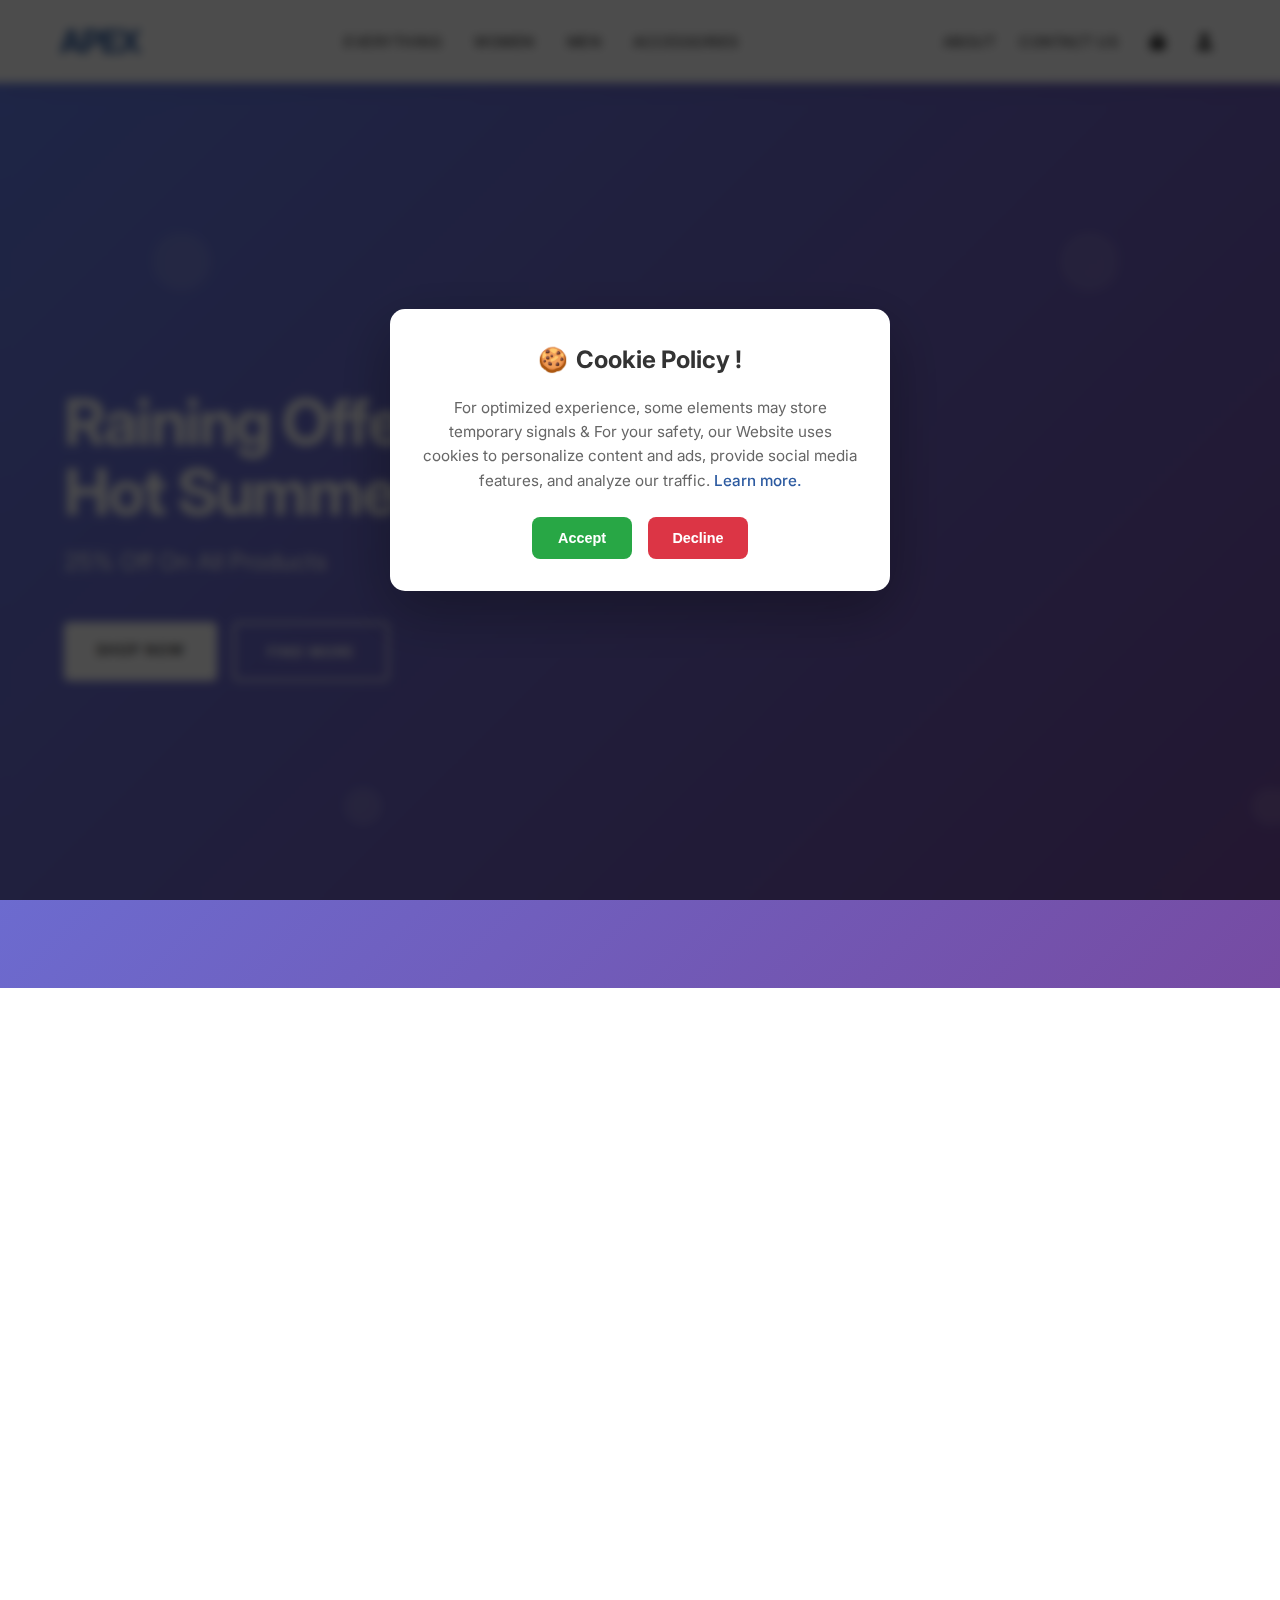
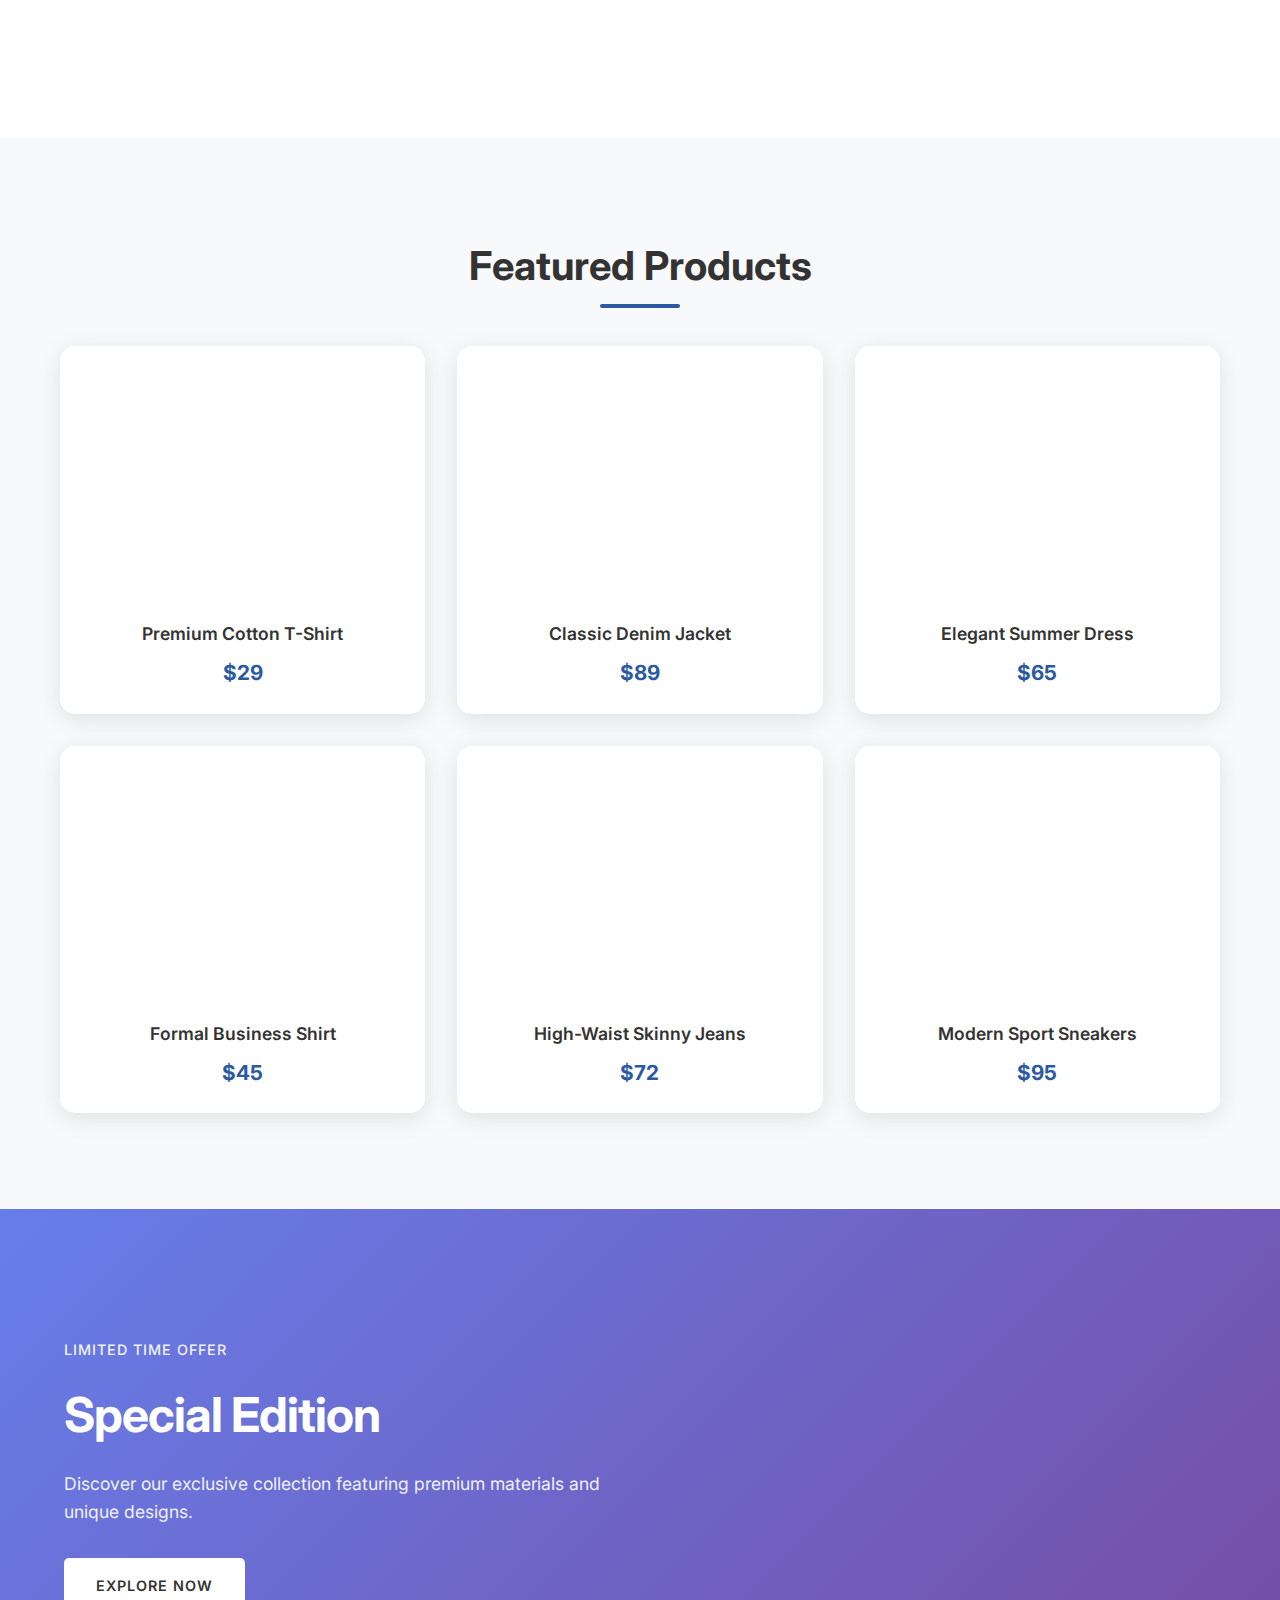
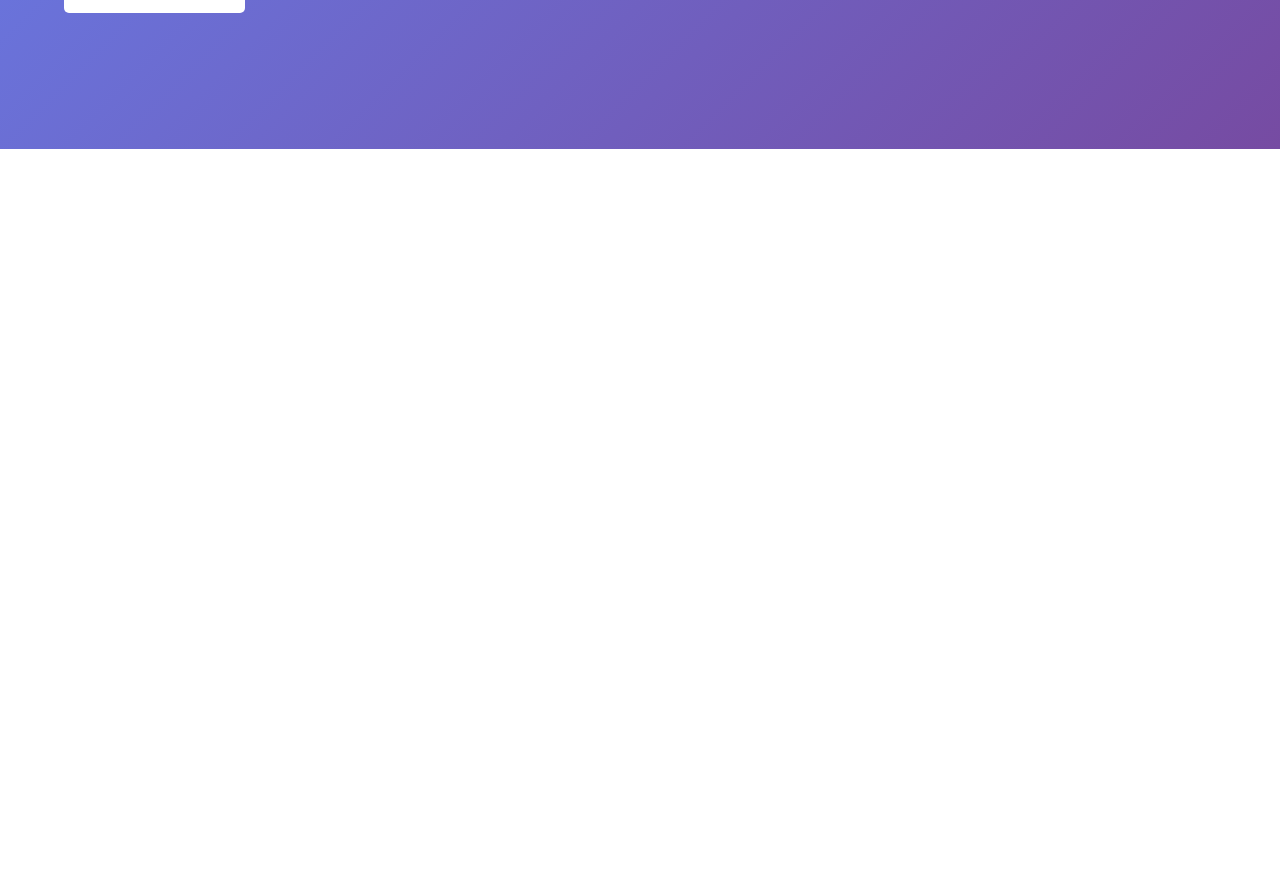
<file: index.html>
<!DOCTYPE html>
<html lang="en">
<head>
    <meta charset="UTF-8">
<!-- Google tag (gtag.js) -->
<script async src="https://www.googletagmanager.com/gtag/js?id=AW-10874153364"></script>
<script>
  window.dataLayer = window.dataLayer || [];
  function gtag(){dataLayer.push(arguments);}
  gtag('js', new Date());

  gtag('config', 'AW-10874153364');
</script>
    <meta name="viewport" content="width=device-width, initial-scale=1.0">
    <title>APEX Apparel - Premium Fashion for Men & Women</title>
    <meta name="description" content="Discover premium fashion for men and women at APEX Apparel. Shop the latest trends in clothing and accessories.">
    <link rel="stylesheet" href="assets/css/style.css">
    <link href="https://fonts.googleapis.com/css2?family=Inter:wght@300;400;500;600;700&display=swap" rel="stylesheet">
    <link rel="stylesheet" href="https://cdnjs.cloudflare.com/ajax/libs/font-awesome/6.0.0/css/all.min.css">
</head>
<body>
    <!-- Header -->
    <header class="header">
        <nav class="navbar">
            <div class="container">
                <div class="nav-brand">
                    <a href="#" class="logo">APEX</a>
                </div>
                <ul class="nav-menu">
                    <li><a href="#home">EVERYTHING</a></li>
                    <li><a href="#women">WOMEN</a></li>
                    <li><a href="#men">MEN</a></li>
                    <li><a href="#accessories">ACCESSORIES</a></li>
                </ul>
                <div class="nav-right">
                    <a href="about.html">ABOUT</a>
                    <a href="contact.html">CONTACT US</a>
                    <div class="nav-icons">
                        <i class="fas fa-shopping-bag"></i>
                        <i class="fas fa-user"></i>
                    </div>
                </div>
                <div class="mobile-menu-toggle">
                    <span></span>
                    <span></span>
                    <span></span>
                </div>
            </div>
        </nav>
    </header>

    <!-- Hero Section -->
    <section id="home" class="hero">
        <div class="hero-content">
            <div class="hero-text">
                <h1>Raining Offers For<br>Hot Summer!</h1>
                <p class="hero-subtitle">25% Off On All Products</p>
                <div class="hero-buttons">
                    <a href="#products" class="btn btn-primary">SHOP NOW</a>
                    <a href="#about" class="btn btn-secondary">FIND MORE</a>
                </div>
            </div>
        </div>
        <div class="hero-image">
            <img src="assets/images/hero-model.jpg" alt="Fashion Model">
        </div>
    </section>

    <!-- Brand Partners -->
    <section class="partners">
        <div class="container">
            <div class="partners-grid">
                <div class="partner-logo">logoipsum</div>
                <div class="partner-logo">logoipsum</div>
                <div class="partner-logo">LOGO</div>
                <div class="partner-logo">logoipsum</div>
                <div class="partner-logo">logoipsum</div>
            </div>
        </div>
    </section>

    <!-- Product Categories -->
    <section class="categories">
        <div class="container">
            <div class="categories-grid">
                <div class="category-card">
                    <img src="assets/images/tank-tops.jpg" alt="Tank Tops">
                    <div class="category-overlay">
                        <h3>20% Off on Tank Tops</h3>
                        <p>Comfortable and stylish tank tops perfect for summer days. Breathable fabric meets modern design.</p>
                        <a href="#" class="btn btn-primary">SHOP NOW</a>
                    </div>
                </div>
                <div class="category-card">
                    <img src="assets/images/eyewear.jpg" alt="Eyewear">
                    <div class="category-overlay">
                        <h3>Latest Eyewear For You</h3>
                        <p>Premium sunglasses and frames that combine protection with cutting-edge fashion trends.</p>
                        <a href="#" class="btn btn-primary">SHOP NOW</a>
                    </div>
                </div>
                <div class="category-card">
                    <img src="assets/images/suits.jpg" alt="Suits">
                    <div class="category-overlay">
                        <h3>Professional Suit Collection</h3>
                        <p>Elegant suits crafted for the modern professional. Make a statement in every boardroom.</p>
                        <a href="#" class="btn btn-primary">CHECK OUT</a>
                    </div>
                </div>
            </div>
        </div>
    </section>

    <!-- Featured Products -->
    <section id="products" class="featured-products">
        <div class="container">
            <h2 class="section-title">Featured Products</h2>
            <div class="products-grid">
                <div class="product-card">
                    <div class="product-image">
                        <img src="assets/images/product1.jpg" alt="Women's T-Shirt">
                        <div class="product-overlay">
                            <button class="btn-icon"><i class="fas fa-heart"></i></button>
                            <button class="btn-icon"><i class="fas fa-eye"></i></button>
                            <button class="btn-icon"><i class="fas fa-shopping-cart"></i></button>
                        </div>
                    </div>
                    <div class="product-info">
                        <h3>Premium Cotton T-Shirt</h3>
                        <p class="product-price">$29</p>
                    </div>
                </div>

                <div class="product-card">
                    <div class="product-image">
                        <img src="assets/images/product2.jpg" alt="Men's Jacket">
                        <div class="product-overlay">
                            <button class="btn-icon"><i class="fas fa-heart"></i></button>
                            <button class="btn-icon"><i class="fas fa-eye"></i></button>
                            <button class="btn-icon"><i class="fas fa-shopping-cart"></i></button>
                        </div>
                    </div>
                    <div class="product-info">
                        <h3>Classic Denim Jacket</h3>
                        <p class="product-price">$89</p>
                    </div>
                </div>

                <div class="product-card">
                    <div class="product-image">
                        <img src="assets/images/product3.jpg" alt="Summer Dress">
                        <div class="product-overlay">
                            <button class="btn-icon"><i class="fas fa-heart"></i></button>
                            <button class="btn-icon"><i class="fas fa-eye"></i></button>
                            <button class="btn-icon"><i class="fas fa-shopping-cart"></i></button>
                        </div>
                    </div>
                    <div class="product-info">
                        <h3>Elegant Summer Dress</h3>
                        <p class="product-price">$65</p>
                    </div>
                </div>

                <div class="product-card">
                    <div class="product-image">
                        <img src="assets/images/product4.jpg" alt="Men's Shirt">
                        <div class="product-overlay">
                            <button class="btn-icon"><i class="fas fa-heart"></i></button>
                            <button class="btn-icon"><i class="fas fa-eye"></i></button>
                            <button class="btn-icon"><i class="fas fa-shopping-cart"></i></button>
                        </div>
                    </div>
                    <div class="product-info">
                        <h3>Formal Business Shirt</h3>
                        <p class="product-price">$45</p>
                    </div>
                </div>

                <div class="product-card">
                    <div class="product-image">
                        <img src="assets/images/product5.jpg" alt="Women's Jeans">
                        <div class="product-overlay">
                            <button class="btn-icon"><i class="fas fa-heart"></i></button>
                            <button class="btn-icon"><i class="fas fa-eye"></i></button>
                            <button class="btn-icon"><i class="fas fa-shopping-cart"></i></button>
                        </div>
                    </div>
                    <div class="product-info">
                        <h3>High-Waist Skinny Jeans</h3>
                        <p class="product-price">$72</p>
                    </div>
                </div>

                <div class="product-card">
                    <div class="product-image">
                        <img src="assets/images/product6.jpg" alt="Sneakers">
                        <div class="product-overlay">
                            <button class="btn-icon"><i class="fas fa-heart"></i></button>
                            <button class="btn-icon"><i class="fas fa-eye"></i></button>
                            <button class="btn-icon"><i class="fas fa-shopping-cart"></i></button>
                        </div>
                    </div>
                    <div class="product-info">
                        <h3>Modern Sport Sneakers</h3>
                        <p class="product-price">$95</p>
                    </div>
                </div>
            </div>
        </div>
    </section>

    <!-- Special Edition Section -->
    <section class="special-edition">
        <div class="special-content">
            <div class="special-text">
                <span class="special-label">Limited Time Offer</span>
                <h2>Special Edition</h2>
                <p>Discover our exclusive collection featuring premium materials and unique designs.</p>
                <a href="#" class="btn btn-primary">EXPLORE NOW</a>
            </div>
        </div>
        <div class="special-image">
            <img src="assets/images/special-edition.jpg" alt="Special Edition">
        </div>
    </section>

    <!-- Newsletter Section -->
    <section class="newsletter">
        <div class="container">
            <div class="newsletter-content">
                <h2>Stay Updated</h2>
                <p>Subscribe to our newsletter and get 15% off your first order</p>
                <form class="newsletter-form">
                    <input type="email" placeholder="Enter your email address" required>
                    <button type="submit" class="btn btn-primary">SUBSCRIBE</button>
                </form>
            </div>
        </div>
    </section>

    <!-- Footer -->
    <footer class="footer">
        <div class="container">
            <div class="footer-content">
                <div class="footer-section">
                    <h3>APEX</h3>
                    <p>Premium fashion for the modern lifestyle. Quality clothing that makes a statement.</p>
                    <div class="social-links">
                        <a href="#"><i class="fab fa-facebook"></i></a>
                        <a href="#"><i class="fab fa-instagram"></i></a>
                        <a href="#"><i class="fab fa-twitter"></i></a>
                        <a href="#"><i class="fab fa-linkedin"></i></a>
                    </div>
                </div>
                <div class="footer-section">
                    <h4>Quick Links</h4>
                    <ul>
                        <li><a href="#home">Home</a></li>
                        <li><a href="#products">Products</a></li>
                        <li><a href="about.html">About Us</a></li>
                        <li><a href="contact.html">Contact</a></li>
                    </ul>
                </div>
                <div class="footer-section">
                    <h4>Categories</h4>
                    <ul>
                        <li><a href="#women">Women's Clothing</a></li>
                        <li><a href="#men">Men's Clothing</a></li>
                        <li><a href="#accessories">Accessories</a></li>
                        <li><a href="#sale">Sale Items</a></li>
                    </ul>
                </div>
                <div class="footer-section">
                    <h4>Customer Service</h4>
                    <ul>
                        <li><a href="contact.html">Contact Us</a></li>
                        <li><a href="#">Size Guide</a></li>
                        <li><a href="#">Shipping Info</a></li>
                        <li><a href="privacy.html">Privacy Policy</a></li>
                    </ul>
                </div>
            </div>
            <div class="footer-bottom">
                <p>&copy; 2025 APEX Apparel. All rights reserved.</p>
            </div>
        </div>
    </footer>

    <script src="assets/js/script.js"></script>
    
    <!-- Cookie Popup -->
    <div id="cookie-popup">
        <div class="cookie-content">
            <div class="cookie-header">
                <span class="cookie-icon">🍪</span>
                <h3>Cookie Policy !</h3>
            </div>
            <p>For optimized experience, some elements may store temporary signals & For your safety, our Website uses cookies to personalize content and ads, provide social media features, and analyze our traffic. <a href="#" class="learn-more">Learn more.</a></p>
            <div class="cookie-buttons">
                <button id="accept-cookies" class="cookie-btn accept">Accept</button>
                <button id="decline-cookies" class="cookie-btn decline">Decline</button>
            </div>
        </div>
    </div>
<!--Start of Tawk.to Script-->
<script type="text/javascript">
var Tawk_API=Tawk_API||{}, Tawk_LoadStart=new Date();
(function(){
var s1=document.createElement("script"),s0=document.getElementsByTagName("script")[0];
s1.async=true;
s1.src='https://embed.tawk.to/688cb3be30f294192182041a/1j1ips8hk';
s1.charset='UTF-8';
s1.setAttribute('crossorigin','*');
s0.parentNode.insertBefore(s1,s0);
})();
</script>
<!--End of Tawk.to Script-->


</body>
</html>
</file>
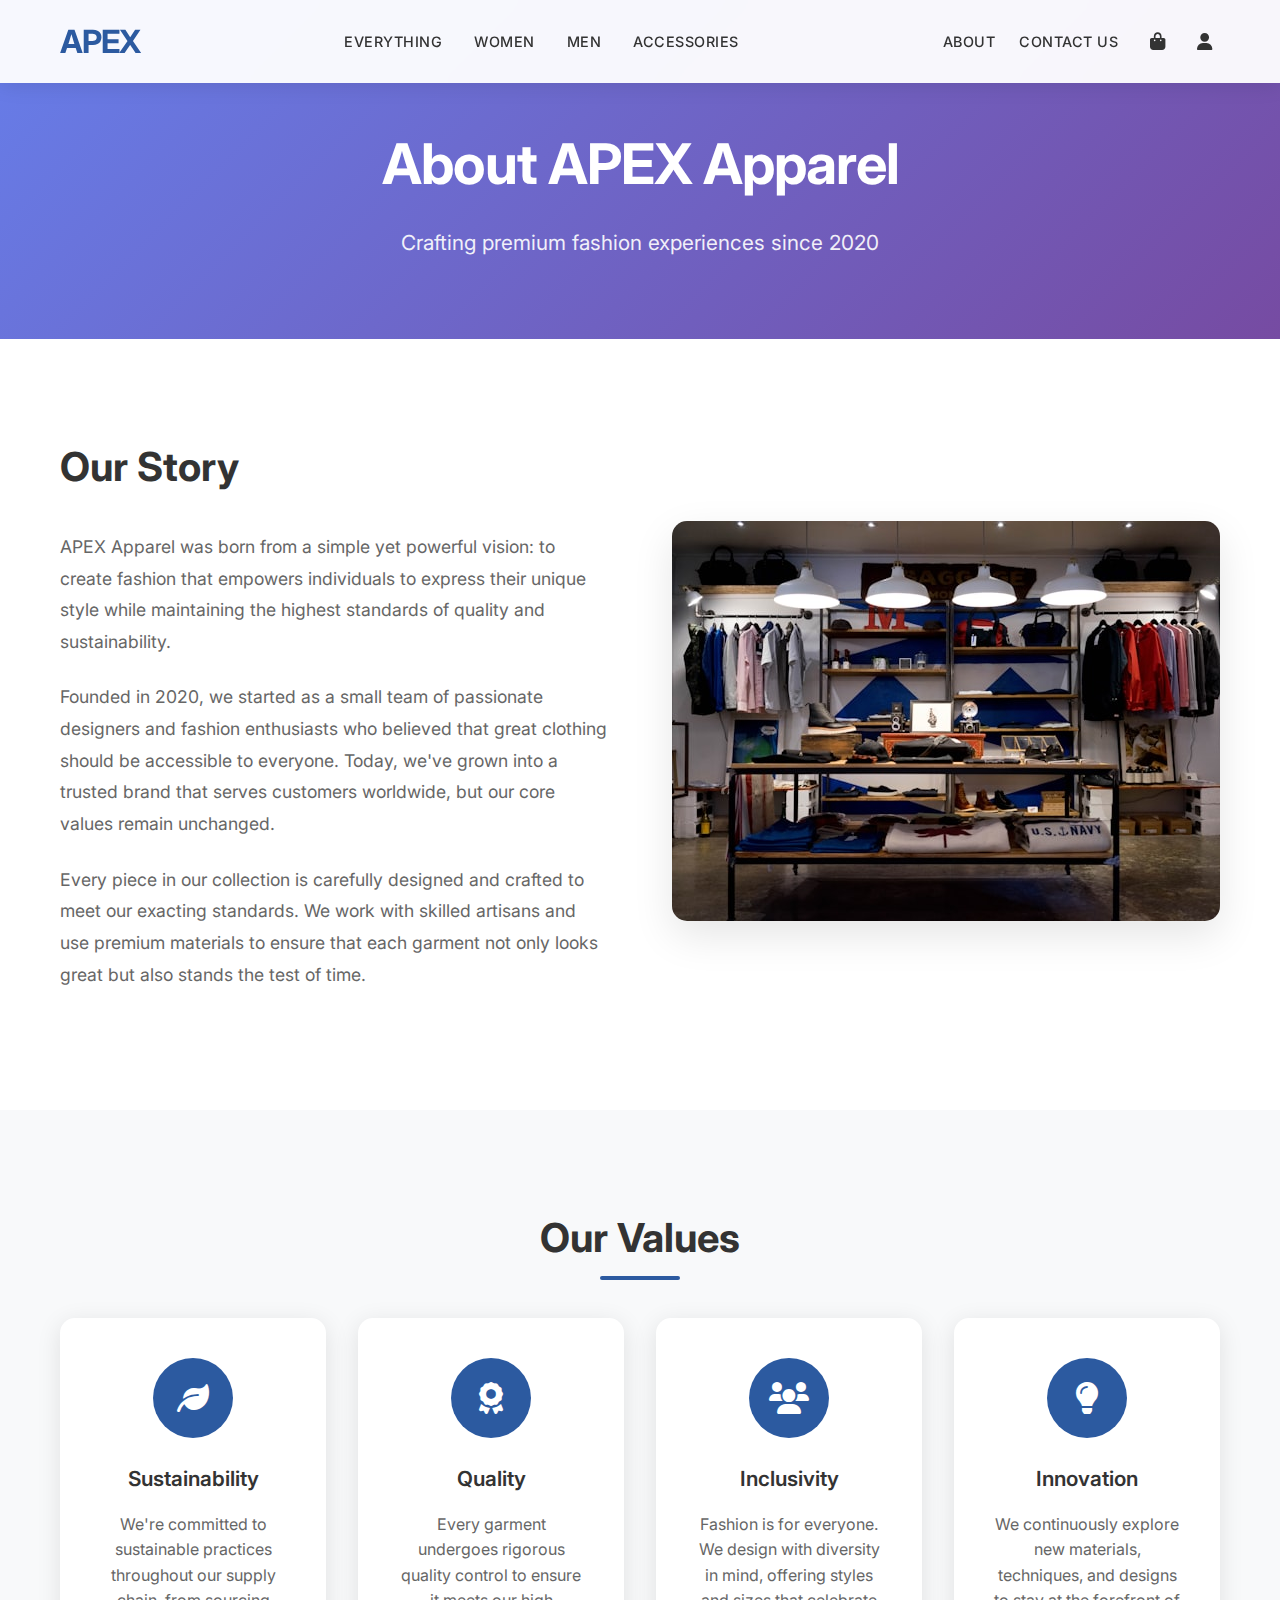
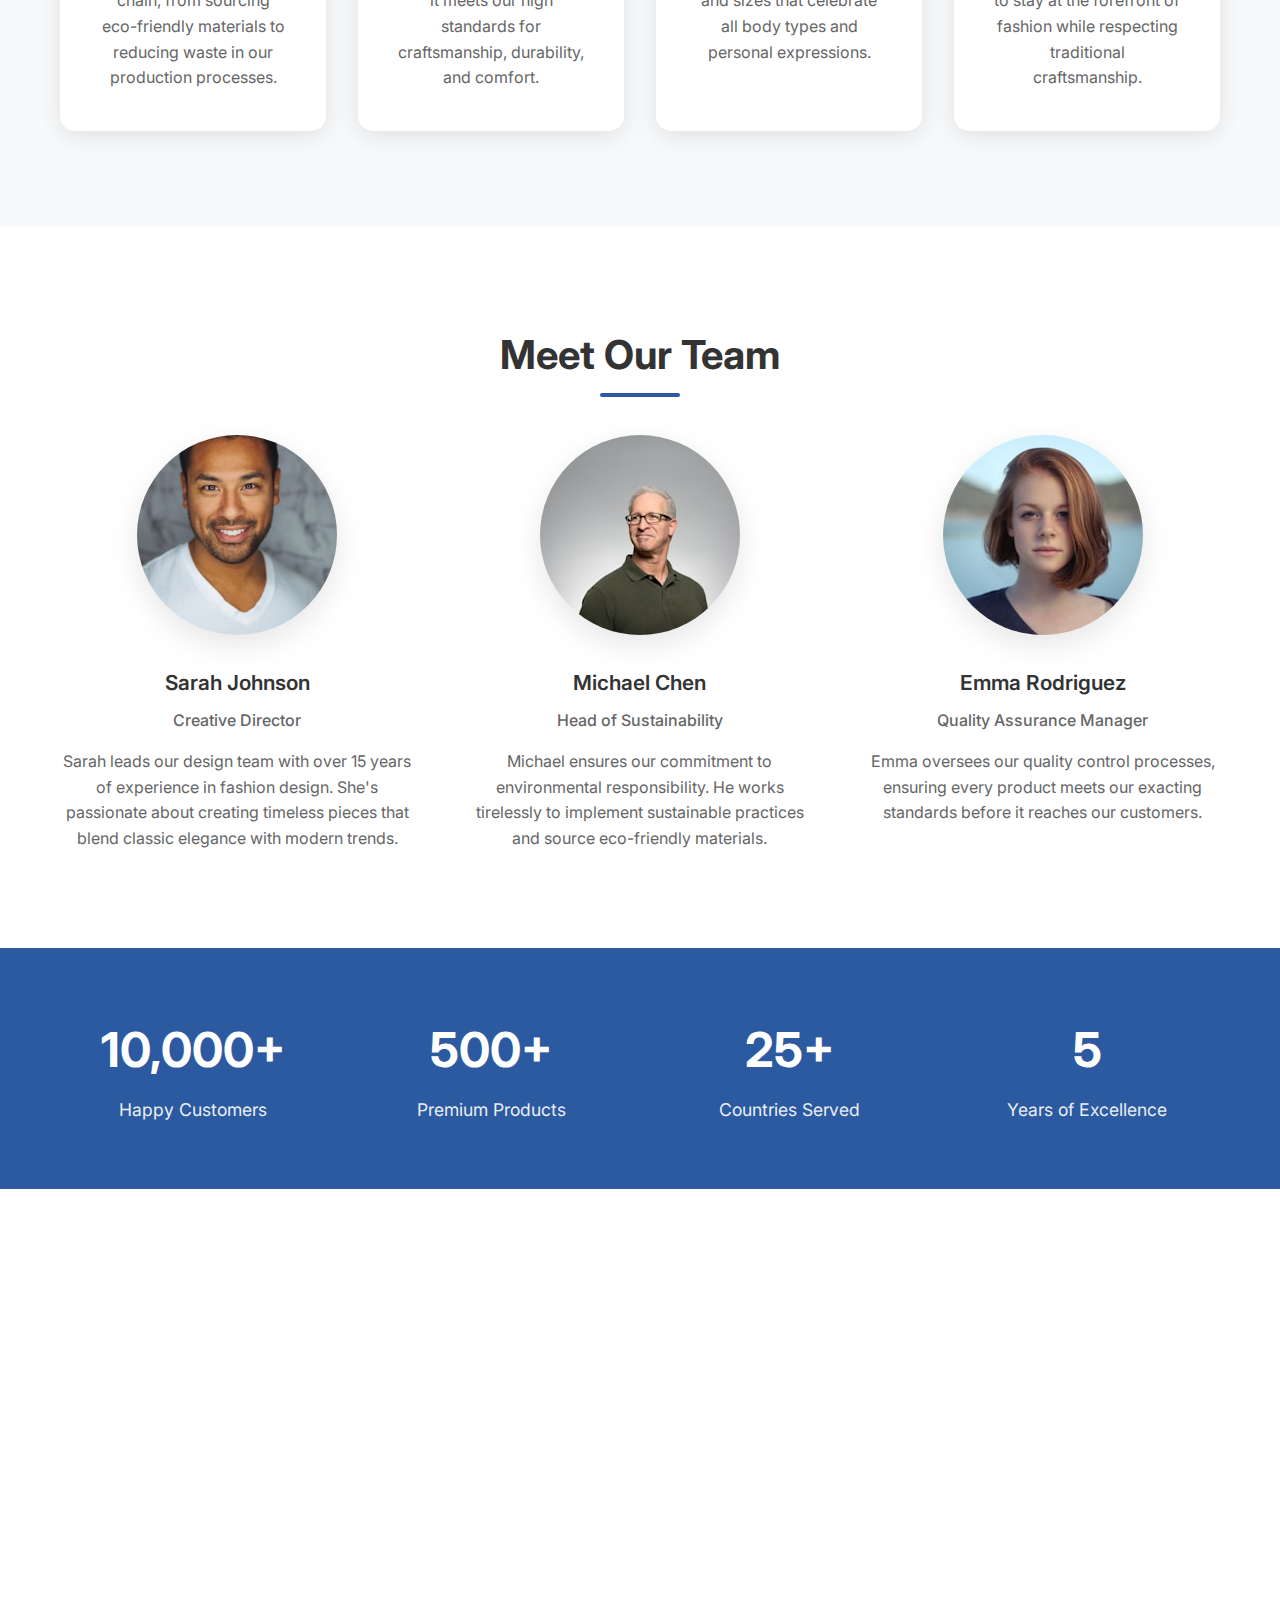
<file: about.html>
<!DOCTYPE html>
<html lang="en">
<head>
    <meta charset="UTF-8">
    <meta name="viewport" content="width=device-width, initial-scale=1.0">
    <title>About Us - APEX Apparel</title>
    <meta name="description" content="Learn about APEX Apparel's mission, values, and commitment to premium fashion for men and women.">
    <link rel="stylesheet" href="assets/css/style.css">
    <link href="https://fonts.googleapis.com/css2?family=Inter:wght@300;400;500;600;700&display=swap" rel="stylesheet">
    <link rel="stylesheet" href="https://cdnjs.cloudflare.com/ajax/libs/font-awesome/6.0.0/css/all.min.css">
</head>
<body>
    <!-- Header -->
    <header class="header">
        <nav class="navbar">
            <div class="container">
                <div class="nav-brand">
                    <a href="index.html" class="logo">APEX</a>
                </div>
                <ul class="nav-menu">
                    <li><a href="index.html#home">EVERYTHING</a></li>
                    <li><a href="index.html#women">WOMEN</a></li>
                    <li><a href="index.html#men">MEN</a></li>
                    <li><a href="index.html#accessories">ACCESSORIES</a></li>
                </ul>
                <div class="nav-right">
                    <a href="about.html">ABOUT</a>
                    <a href="contact.html">CONTACT US</a>
                    <div class="nav-icons">
                        <i class="fas fa-shopping-bag"></i>
                        <i class="fas fa-user"></i>
                    </div>
                </div>
                <div class="mobile-menu-toggle">
                    <span></span>
                    <span></span>
                    <span></span>
                </div>
            </div>
        </nav>
    </header>

    <!-- About Hero Section -->
    <section class="about-hero">
        <div class="container">
            <div class="about-hero-content">
                <h1>About APEX Apparel</h1>
                <p>Crafting premium fashion experiences since 2020</p>
            </div>
        </div>
    </section>

    <!-- About Content -->
    <section class="about-content">
        <div class="container">
            <div class="about-grid">
                <div class="about-text">
                    <h2>Our Story</h2>
                    <p>APEX Apparel was born from a simple yet powerful vision: to create fashion that empowers individuals to express their unique style while maintaining the highest standards of quality and sustainability.</p>
                    
                    <p>Founded in 2020, we started as a small team of passionate designers and fashion enthusiasts who believed that great clothing should be accessible to everyone. Today, we've grown into a trusted brand that serves customers worldwide, but our core values remain unchanged.</p>
                    
                    <p>Every piece in our collection is carefully designed and crafted to meet our exacting standards. We work with skilled artisans and use premium materials to ensure that each garment not only looks great but also stands the test of time.</p>
                </div>
                <div class="about-image">
                    <img src="assets/images/about-team.jpg" alt="Our Team">
                </div>
            </div>
        </div>
    </section>

    <!-- Values Section -->
    <section class="values-section">
        <div class="container">
            <h2 class="section-title">Our Values</h2>
            <div class="values-grid">
                <div class="value-card">
                    <div class="value-icon">
                        <i class="fas fa-leaf"></i>
                    </div>
                    <h3>Sustainability</h3>
                    <p>We're committed to sustainable practices throughout our supply chain, from sourcing eco-friendly materials to reducing waste in our production processes.</p>
                </div>
                <div class="value-card">
                    <div class="value-icon">
                        <i class="fas fa-award"></i>
                    </div>
                    <h3>Quality</h3>
                    <p>Every garment undergoes rigorous quality control to ensure it meets our high standards for craftsmanship, durability, and comfort.</p>
                </div>
                <div class="value-card">
                    <div class="value-icon">
                        <i class="fas fa-users"></i>
                    </div>
                    <h3>Inclusivity</h3>
                    <p>Fashion is for everyone. We design with diversity in mind, offering styles and sizes that celebrate all body types and personal expressions.</p>
                </div>
                <div class="value-card">
                    <div class="value-icon">
                        <i class="fas fa-lightbulb"></i>
                    </div>
                    <h3>Innovation</h3>
                    <p>We continuously explore new materials, techniques, and designs to stay at the forefront of fashion while respecting traditional craftsmanship.</p>
                </div>
            </div>
        </div>
    </section>

    <!-- Team Section -->
    <section class="team-section">
        <div class="container">
            <h2 class="section-title">Meet Our Team</h2>
            <div class="team-grid">
                <div class="team-member">
                    <img src="assets/images/team1.jpg" alt="Sarah Johnson">
                    <h3>Sarah Johnson</h3>
                    <p class="team-role">Creative Director</p>
                    <p>Sarah leads our design team with over 15 years of experience in fashion design. She's passionate about creating timeless pieces that blend classic elegance with modern trends.</p>
                </div>
                <div class="team-member">
                    <img src="assets/images/team2.jpg" alt="Michael Chen">
                    <h3>Michael Chen</h3>
                    <p class="team-role">Head of Sustainability</p>
                    <p>Michael ensures our commitment to environmental responsibility. He works tirelessly to implement sustainable practices and source eco-friendly materials.</p>
                </div>
                <div class="team-member">
                    <img src="assets/images/team3.jpg" alt="Emma Rodriguez">
                    <h3>Emma Rodriguez</h3>
                    <p class="team-role">Quality Assurance Manager</p>
                    <p>Emma oversees our quality control processes, ensuring every product meets our exacting standards before it reaches our customers.</p>
                </div>
            </div>
        </div>
    </section>

    <!-- Stats Section -->
    <section class="stats-section">
        <div class="container">
            <div class="stats-grid">
                <div class="stat-item">
                    <h3>10,000+</h3>
                    <p>Happy Customers</p>
                </div>
                <div class="stat-item">
                    <h3>500+</h3>
                    <p>Premium Products</p>
                </div>
                <div class="stat-item">
                    <h3>25+</h3>
                    <p>Countries Served</p>
                </div>
                <div class="stat-item">
                    <h3>5</h3>
                    <p>Years of Excellence</p>
                </div>
            </div>
        </div>
    </section>

    <!-- Footer -->
    <footer class="footer">
        <div class="container">
            <div class="footer-content">
                <div class="footer-section">
                    <h3>APEX</h3>
                    <p>Premium fashion for the modern lifestyle. Quality clothing that makes a statement.</p>
                    <div class="social-links">
                        <a href="#"><i class="fab fa-facebook"></i></a>
                        <a href="#"><i class="fab fa-instagram"></i></a>
                        <a href="#"><i class="fab fa-twitter"></i></a>
                        <a href="#"><i class="fab fa-linkedin"></i></a>
                    </div>
                </div>
                <div class="footer-section">
                    <h4>Quick Links</h4>
                    <ul>
                        <li><a href="index.html">Home</a></li>
                        <li><a href="index.html#products">Products</a></li>
                        <li><a href="about.html">About Us</a></li>
                        <li><a href="contact.html">Contact</a></li>
                    </ul>
                </div>
                <div class="footer-section">
                    <h4>Categories</h4>
                    <ul>
                        <li><a href="index.html#women">Women's Clothing</a></li>
                        <li><a href="index.html#men">Men's Clothing</a></li>
                        <li><a href="index.html#accessories">Accessories</a></li>
                        <li><a href="#">Sale Items</a></li>
                    </ul>
                </div>
                <div class="footer-section">
                    <h4>Customer Service</h4>
                    <ul>
                        <li><a href="contact.html">Contact Us</a></li>
                        <li><a href="#">Size Guide</a></li>
                        <li><a href="#">Shipping Info</a></li>
                        <li><a href="privacy.html">Privacy Policy</a></li>
                    </ul>
                </div>
            </div>
            <div class="footer-bottom">
                <p>&copy; 2025 APEX Apparel. All rights reserved.</p>
            </div>
        </div>
    </footer>

    <style>
        /* About Page Specific Styles */
        .about-hero {
            background: linear-gradient(135deg, #667eea 0%, #764ba2 100%);
            color: white;
            padding: 120px 0 80px;
            text-align: center;
        }

        .about-hero h1 {
            font-size: 3.5rem;
            font-weight: 700;
            margin-bottom: 1rem;
            letter-spacing: -1px;
        }

        .about-hero p {
            font-size: 1.3rem;
            opacity: 0.9;
        }

        .about-content {
            padding: 6rem 0;
        }

        .about-grid {
            display: grid;
            grid-template-columns: 1fr 1fr;
            gap: 4rem;
            align-items: center;
        }

        .about-text h2 {
            font-size: 2.5rem;
            font-weight: 700;
            margin-bottom: 2rem;
            color: #333;
        }

        .about-text p {
            font-size: 1.1rem;
            line-height: 1.8;
            margin-bottom: 1.5rem;
            color: #666;
        }

        .about-image img {
            width: 100%;
            height: 400px;
            object-fit: cover;
            border-radius: 15px;
            box-shadow: 0 15px 40px rgba(0, 0, 0, 0.1);
        }

        .values-section {
            padding: 6rem 0;
            background: #f8f9fa;
        }

        .values-grid {
            display: grid;
            grid-template-columns: repeat(auto-fit, minmax(250px, 1fr));
            gap: 2rem;
        }

        .value-card {
            background: white;
            padding: 2.5rem;
            border-radius: 15px;
            text-align: center;
            box-shadow: 0 5px 25px rgba(0, 0, 0, 0.1);
            transition: transform 0.3s ease;
        }

        .value-card:hover {
            transform: translateY(-10px);
        }

        .value-icon {
            width: 80px;
            height: 80px;
            background: #2c5aa0;
            border-radius: 50%;
            display: flex;
            align-items: center;
            justify-content: center;
            margin: 0 auto 1.5rem;
        }

        .value-icon i {
            font-size: 2rem;
            color: white;
        }

        .value-card h3 {
            font-size: 1.3rem;
            font-weight: 600;
            margin-bottom: 1rem;
            color: #333;
        }

        .value-card p {
            line-height: 1.6;
            color: #666;
        }

        .team-section {
            padding: 6rem 0;
        }

        .team-grid {
            display: grid;
            grid-template-columns: repeat(auto-fit, minmax(300px, 1fr));
            gap: 3rem;
        }

        .team-member {
            text-align: center;
        }

        .team-member img {
            width: 200px;
            height: 200px;
            border-radius: 50%;
            object-fit: cover;
            margin-bottom: 1.5rem;
            box-shadow: 0 10px 30px rgba(0, 0, 0, 0.1);
        }

        .team-member h3 {
            font-size: 1.3rem;
            font-weight: 600;
            margin-bottom: 0.5rem;
            color: #333;
        }

        .team-role {
            font-size: 1rem;
            color: #2c5aa0;
            font-weight: 500;
            margin-bottom: 1rem;
        }

        .team-member p {
            line-height: 1.6;
            color: #666;
        }

        .stats-section {
            padding: 4rem 0;
            background: #2c5aa0;
            color: white;
        }

        .stats-grid {
            display: grid;
            grid-template-columns: repeat(4, 1fr);
            gap: 2rem;
        }

        .stat-item {
            text-align: center;
        }

        .stat-item h3 {
            font-size: 3rem;
            font-weight: 700;
            margin-bottom: 0.5rem;
        }

        .stat-item p {
            font-size: 1.1rem;
            opacity: 0.9;
        }

        /* Responsive Design */
        @media (max-width: 768px) {
            .about-hero h1 {
                font-size: 2.5rem;
            }

            .about-grid {
                grid-template-columns: 1fr;
                gap: 2rem;
            }

            .stats-grid {
                grid-template-columns: repeat(2, 1fr);
            }

            .team-grid {
                grid-template-columns: 1fr;
            }
        }

        @media (max-width: 480px) {
            .about-hero h1 {
                font-size: 2rem;
            }

            .stats-grid {
                grid-template-columns: 1fr;
            }

            .stat-item h3 {
                font-size: 2.5rem;
            }
        }
    </style>

    <script src="assets/js/script.js"></script>
</body>
</html>
</file>
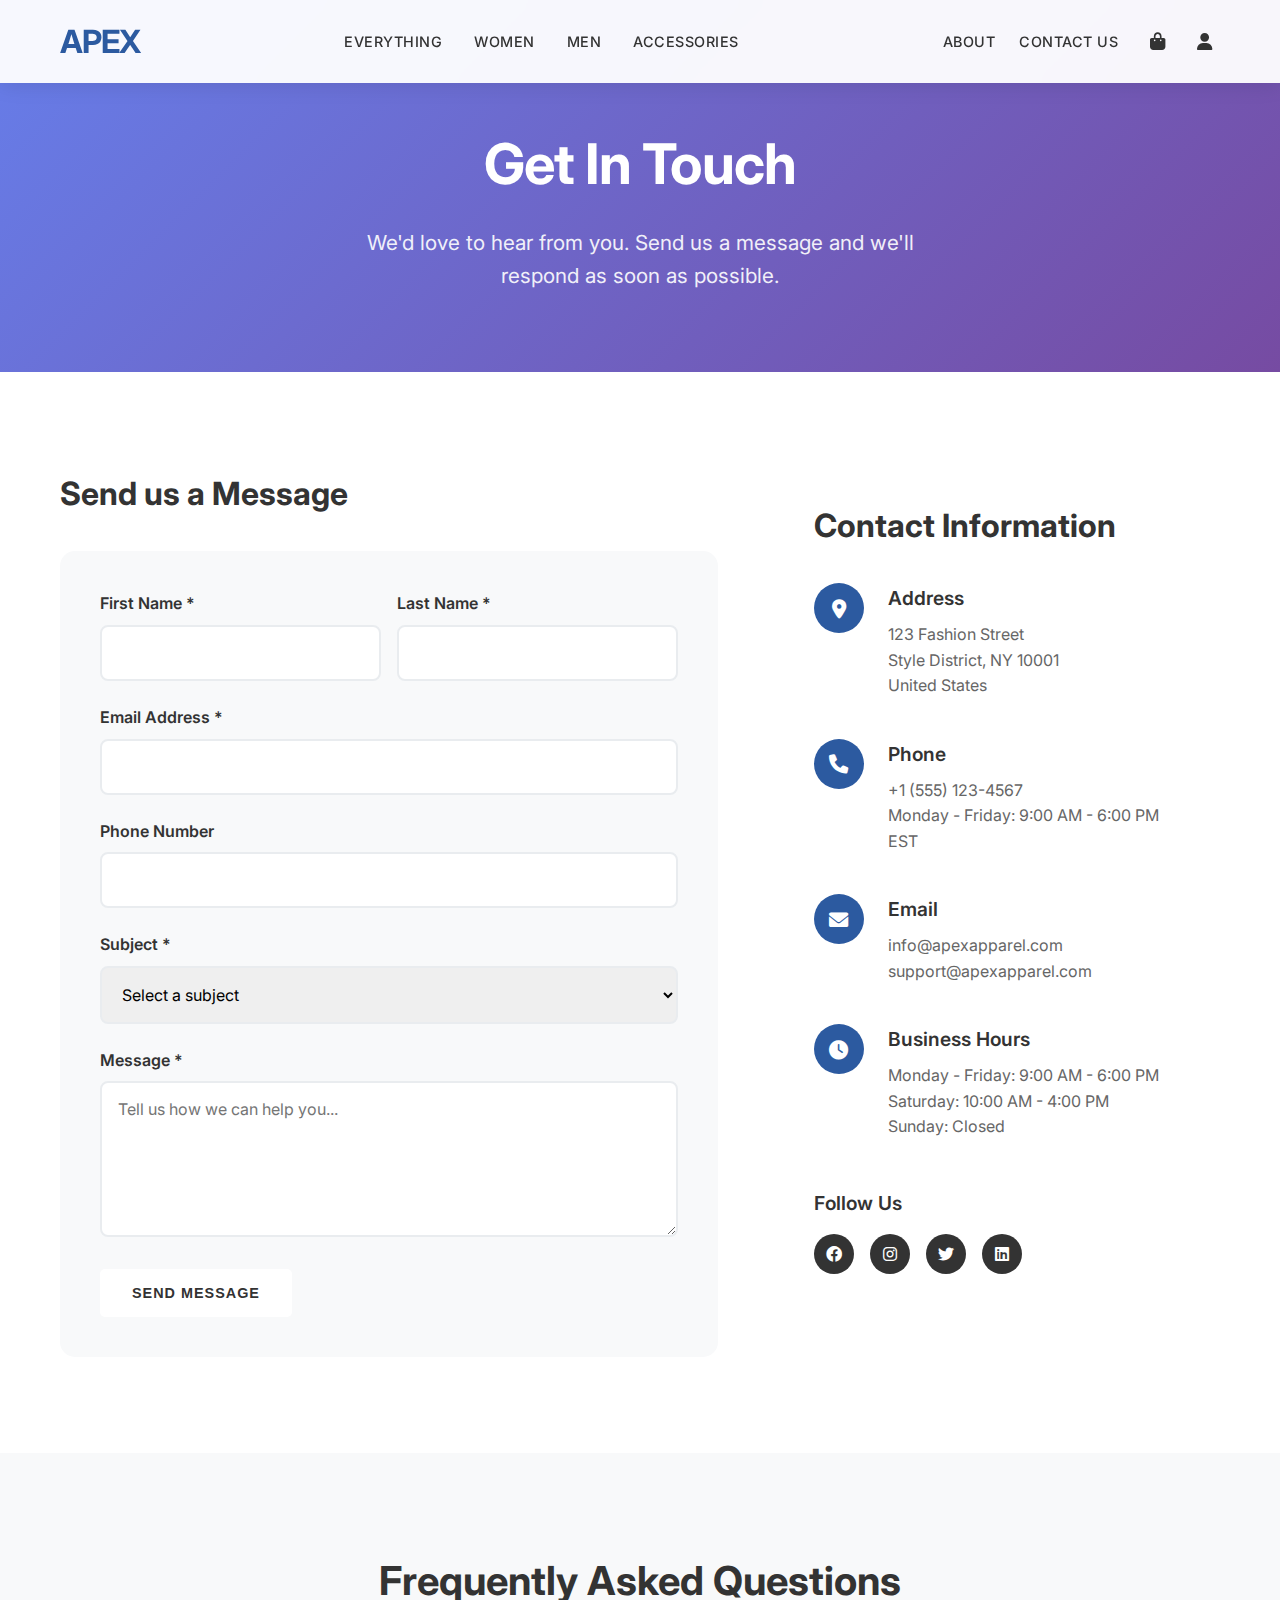
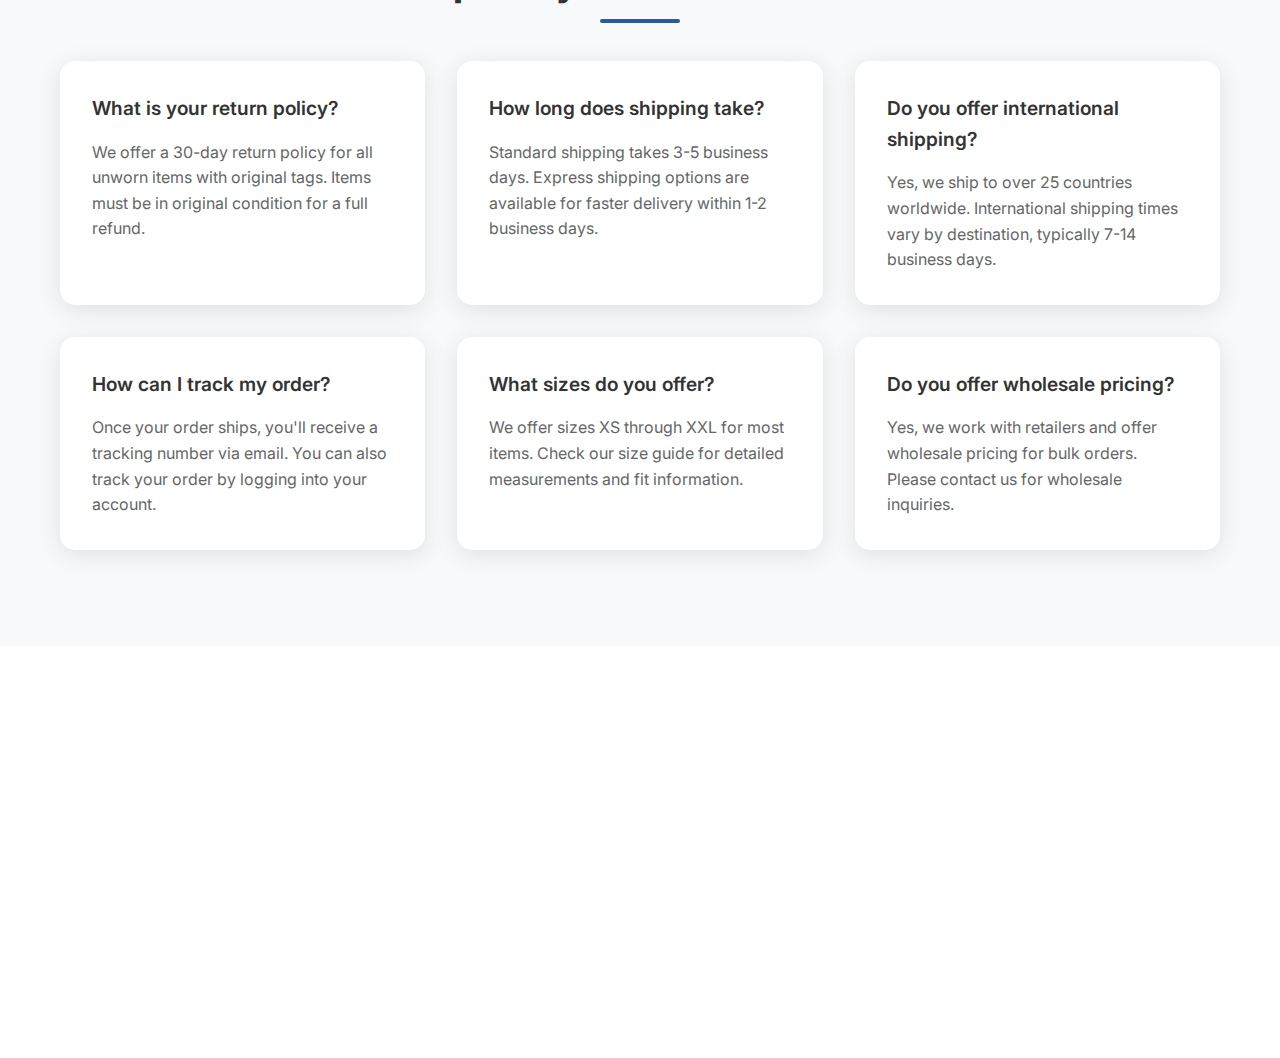
<file: contact.html>
<!DOCTYPE html>
<html lang="en">
<head>
    <meta charset="UTF-8">
    <meta name="viewport" content="width=device-width, initial-scale=1.0">
    <title>Contact Us - APEX Apparel</title>
    <meta name="description" content="Get in touch with APEX Apparel. We're here to help with any questions about our products or services.">
    <link rel="stylesheet" href="assets/css/style.css">
    <link href="https://fonts.googleapis.com/css2?family=Inter:wght@300;400;500;600;700&display=swap" rel="stylesheet">
    <link rel="stylesheet" href="https://cdnjs.cloudflare.com/ajax/libs/font-awesome/6.0.0/css/all.min.css">
</head>
<body>
    <!-- Header -->
    <header class="header">
        <nav class="navbar">
            <div class="container">
                <div class="nav-brand">
                    <a href="index.html" class="logo">APEX</a>
                </div>
                <ul class="nav-menu">
                    <li><a href="index.html#home">EVERYTHING</a></li>
                    <li><a href="index.html#women">WOMEN</a></li>
                    <li><a href="index.html#men">MEN</a></li>
                    <li><a href="index.html#accessories">ACCESSORIES</a></li>
                </ul>
                <div class="nav-right">
                    <a href="about.html">ABOUT</a>
                    <a href="contact.html">CONTACT US</a>
                    <div class="nav-icons">
                        <i class="fas fa-shopping-bag"></i>
                        <i class="fas fa-user"></i>
                    </div>
                </div>
                <div class="mobile-menu-toggle">
                    <span></span>
                    <span></span>
                    <span></span>
                </div>
            </div>
        </nav>
    </header>

    <!-- Contact Hero Section -->
    <section class="contact-hero">
        <div class="container">
            <div class="contact-hero-content">
                <h1>Get In Touch</h1>
                <p>We'd love to hear from you. Send us a message and we'll respond as soon as possible.</p>
            </div>
        </div>
    </section>

    <!-- Contact Content -->
    <section class="contact-content">
        <div class="container">
            <div class="contact-grid">
                <!-- Contact Form -->
                <div class="contact-form-section">
                    <h2>Send us a Message</h2>
                    <form class="contact-form">
                        <div class="form-row">
                            <div class="form-group">
                                <label for="firstName">First Name *</label>
                                <input type="text" id="firstName" name="firstName" required>
                            </div>
                            <div class="form-group">
                                <label for="lastName">Last Name *</label>
                                <input type="text" id="lastName" name="lastName" required>
                            </div>
                        </div>
                        <div class="form-group">
                            <label for="email">Email Address *</label>
                            <input type="email" id="email" name="email" required>
                        </div>
                        <div class="form-group">
                            <label for="phone">Phone Number</label>
                            <input type="tel" id="phone" name="phone">
                        </div>
                        <div class="form-group">
                            <label for="subject">Subject *</label>
                            <select id="subject" name="subject" required>
                                <option value="">Select a subject</option>
                                <option value="general">General Inquiry</option>
                                <option value="order">Order Support</option>
                                <option value="returns">Returns & Exchanges</option>
                                <option value="product">Product Information</option>
                                <option value="wholesale">Wholesale Inquiry</option>
                                <option value="press">Press & Media</option>
                            </select>
                        </div>
                        <div class="form-group">
                            <label for="message">Message *</label>
                            <textarea id="message" name="message" rows="6" placeholder="Tell us how we can help you..." required></textarea>
                        </div>
                        <button type="submit" class="btn btn-primary">Send Message</button>
                    </form>
                </div>

                <!-- Contact Information -->
                <div class="contact-info-section">
                    <h2>Contact Information</h2>
                    
                    <div class="contact-info-item">
                        <div class="contact-icon">
                            <i class="fas fa-map-marker-alt"></i>
                        </div>
                        <div class="contact-details">
                            <h3>Address</h3>
                            <p>123 Fashion Street<br>
                            Style District, NY 10001<br>
                            United States</p>
                        </div>
                    </div>

                    <div class="contact-info-item">
                        <div class="contact-icon">
                            <i class="fas fa-phone"></i>
                        </div>
                        <div class="contact-details">
                            <h3>Phone</h3>
                            <p>+1 (555) 123-4567<br>
                            Monday - Friday: 9:00 AM - 6:00 PM EST</p>
                        </div>
                    </div>

                    <div class="contact-info-item">
                        <div class="contact-icon">
                            <i class="fas fa-envelope"></i>
                        </div>
                        <div class="contact-details">
                            <h3>Email</h3>
                            <p>info@apexapparel.com<br>
                            support@apexapparel.com</p>
                        </div>
                    </div>

                    <div class="contact-info-item">
                        <div class="contact-icon">
                            <i class="fas fa-clock"></i>
                        </div>
                        <div class="contact-details">
                            <h3>Business Hours</h3>
                            <p>Monday - Friday: 9:00 AM - 6:00 PM<br>
                            Saturday: 10:00 AM - 4:00 PM<br>
                            Sunday: Closed</p>
                        </div>
                    </div>

                    <div class="social-contact">
                        <h3>Follow Us</h3>
                        <div class="social-links">
                            <a href="#"><i class="fab fa-facebook"></i></a>
                            <a href="#"><i class="fab fa-instagram"></i></a>
                            <a href="#"><i class="fab fa-twitter"></i></a>
                            <a href="#"><i class="fab fa-linkedin"></i></a>
                        </div>
                    </div>
                </div>
            </div>
        </div>
    </section>

    <!-- FAQ Section -->
    <section class="faq-section">
        <div class="container">
            <h2 class="section-title">Frequently Asked Questions</h2>
            <div class="faq-grid">
                <div class="faq-item">
                    <h3>What is your return policy?</h3>
                    <p>We offer a 30-day return policy for all unworn items with original tags. Items must be in original condition for a full refund.</p>
                </div>
                <div class="faq-item">
                    <h3>How long does shipping take?</h3>
                    <p>Standard shipping takes 3-5 business days. Express shipping options are available for faster delivery within 1-2 business days.</p>
                </div>
                <div class="faq-item">
                    <h3>Do you offer international shipping?</h3>
                    <p>Yes, we ship to over 25 countries worldwide. International shipping times vary by destination, typically 7-14 business days.</p>
                </div>
                <div class="faq-item">
                    <h3>How can I track my order?</h3>
                    <p>Once your order ships, you'll receive a tracking number via email. You can also track your order by logging into your account.</p>
                </div>
                <div class="faq-item">
                    <h3>What sizes do you offer?</h3>
                    <p>We offer sizes XS through XXL for most items. Check our size guide for detailed measurements and fit information.</p>
                </div>
                <div class="faq-item">
                    <h3>Do you offer wholesale pricing?</h3>
                    <p>Yes, we work with retailers and offer wholesale pricing for bulk orders. Please contact us for wholesale inquiries.</p>
                </div>
            </div>
        </div>
    </section>

    <!-- Footer -->
    <footer class="footer">
        <div class="container">
            <div class="footer-content">
                <div class="footer-section">
                    <h3>APEX</h3>
                    <p>Premium fashion for the modern lifestyle. Quality clothing that makes a statement.</p>
                    <div class="social-links">
                        <a href="#"><i class="fab fa-facebook"></i></a>
                        <a href="#"><i class="fab fa-instagram"></i></a>
                        <a href="#"><i class="fab fa-twitter"></i></a>
                        <a href="#"><i class="fab fa-linkedin"></i></a>
                    </div>
                </div>
                <div class="footer-section">
                    <h4>Quick Links</h4>
                    <ul>
                        <li><a href="index.html">Home</a></li>
                        <li><a href="index.html#products">Products</a></li>
                        <li><a href="about.html">About Us</a></li>
                        <li><a href="contact.html">Contact</a></li>
                    </ul>
                </div>
                <div class="footer-section">
                    <h4>Categories</h4>
                    <ul>
                        <li><a href="index.html#women">Women's Clothing</a></li>
                        <li><a href="index.html#men">Men's Clothing</a></li>
                        <li><a href="index.html#accessories">Accessories</a></li>
                        <li><a href="#">Sale Items</a></li>
                    </ul>
                </div>
                <div class="footer-section">
                    <h4>Customer Service</h4>
                    <ul>
                        <li><a href="contact.html">Contact Us</a></li>
                        <li><a href="#">Size Guide</a></li>
                        <li><a href="#">Shipping Info</a></li>
                        <li><a href="privacy.html">Privacy Policy</a></li>
                    </ul>
                </div>
            </div>
            <div class="footer-bottom">
                <p>&copy; 2025 APEX Apparel. All rights reserved.</p>
            </div>
        </div>
    </footer>

    <style>
        /* Contact Page Specific Styles */
        .contact-hero {
            background: linear-gradient(135deg, #667eea 0%, #764ba2 100%);
            color: white;
            padding: 120px 0 80px;
            text-align: center;
        }

        .contact-hero h1 {
            font-size: 3.5rem;
            font-weight: 700;
            margin-bottom: 1rem;
            letter-spacing: -1px;
        }

        .contact-hero p {
            font-size: 1.3rem;
            opacity: 0.9;
            max-width: 600px;
            margin: 0 auto;
        }

        .contact-content {
            padding: 6rem 0;
        }

        .contact-grid {
            display: grid;
            grid-template-columns: 1.2fr 0.8fr;
            gap: 4rem;
        }

        .contact-form-section h2,
        .contact-info-section h2 {
            font-size: 2rem;
            font-weight: 700;
            margin-bottom: 2rem;
            color: #333;
        }

        .contact-form {
            background: #f8f9fa;
            padding: 2.5rem;
            border-radius: 15px;
        }

        .form-row {
            display: grid;
            grid-template-columns: 1fr 1fr;
            gap: 1rem;
        }

        .form-group {
            margin-bottom: 1.5rem;
        }

        .form-group label {
            display: block;
            margin-bottom: 0.5rem;
            font-weight: 600;
            color: #333;
        }

        .form-group input,
        .form-group select,
        .form-group textarea {
            width: 100%;
            padding: 1rem;
            border: 2px solid #e9ecef;
            border-radius: 8px;
            font-size: 1rem;
            font-family: inherit;
            transition: border-color 0.3s ease;
        }

        .form-group input:focus,
        .form-group select:focus,
        .form-group textarea:focus {
            outline: none;
            border-color: #2c5aa0;
        }

        .form-group textarea {
            resize: vertical;
            min-height: 120px;
        }

        .contact-info-section {
            padding: 2rem;
        }

        .contact-info-item {
            display: flex;
            margin-bottom: 2.5rem;
            align-items: flex-start;
        }

        .contact-icon {
            width: 50px;
            height: 50px;
            background: #2c5aa0;
            border-radius: 50%;
            display: flex;
            align-items: center;
            justify-content: center;
            margin-right: 1.5rem;
            flex-shrink: 0;
        }

        .contact-icon i {
            color: white;
            font-size: 1.2rem;
        }

        .contact-details h3 {
            font-size: 1.2rem;
            font-weight: 600;
            margin-bottom: 0.5rem;
            color: #333;
        }

        .contact-details p {
            line-height: 1.6;
            color: #666;
        }

        .social-contact {
            margin-top: 3rem;
        }

        .social-contact h3 {
            font-size: 1.2rem;
            font-weight: 600;
            margin-bottom: 1rem;
            color: #333;
        }

        .faq-section {
            padding: 6rem 0;
            background: #f8f9fa;
        }

        .faq-grid {
            display: grid;
            grid-template-columns: repeat(auto-fit, minmax(350px, 1fr));
            gap: 2rem;
        }

        .faq-item {
            background: white;
            padding: 2rem;
            border-radius: 15px;
            box-shadow: 0 5px 25px rgba(0, 0, 0, 0.1);
        }

        .faq-item h3 {
            font-size: 1.2rem;
            font-weight: 600;
            margin-bottom: 1rem;
            color: #333;
        }

        .faq-item p {
            line-height: 1.6;
            color: #666;
        }

        /* Responsive Design */
        @media (max-width: 768px) {
            .contact-hero h1 {
                font-size: 2.5rem;
            }

            .contact-grid {
                grid-template-columns: 1fr;
                gap: 2rem;
            }

            .form-row {
                grid-template-columns: 1fr;
            }

            .contact-form {
                padding: 1.5rem;
            }

            .faq-grid {
                grid-template-columns: 1fr;
            }
        }

        @media (max-width: 480px) {
            .contact-hero h1 {
                font-size: 2rem;
            }

            .contact-form {
                padding: 1rem;
            }

            .contact-info-item {
                flex-direction: column;
                text-align: center;
            }

            .contact-icon {
                margin: 0 auto 1rem;
            }
        }
    </style>

    <script src="assets/js/script.js"></script>
</body>
</html>
</file>
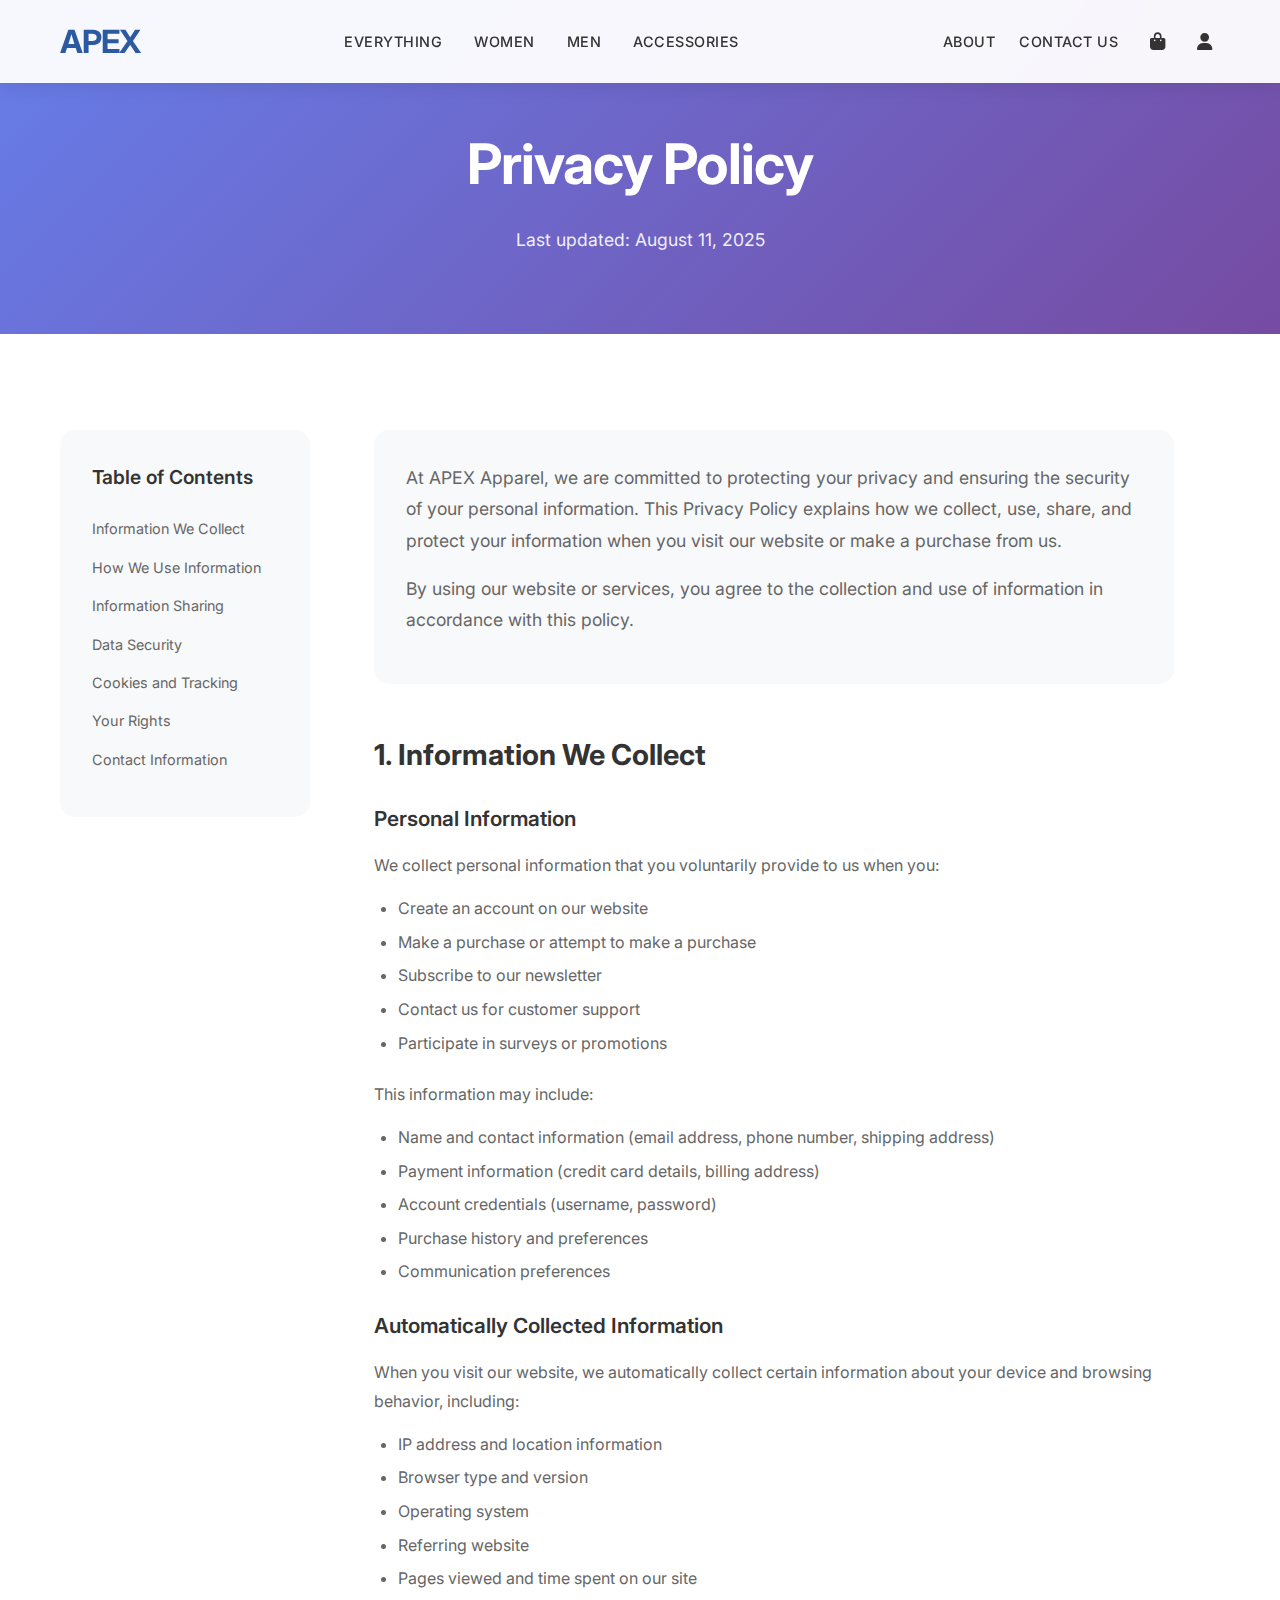
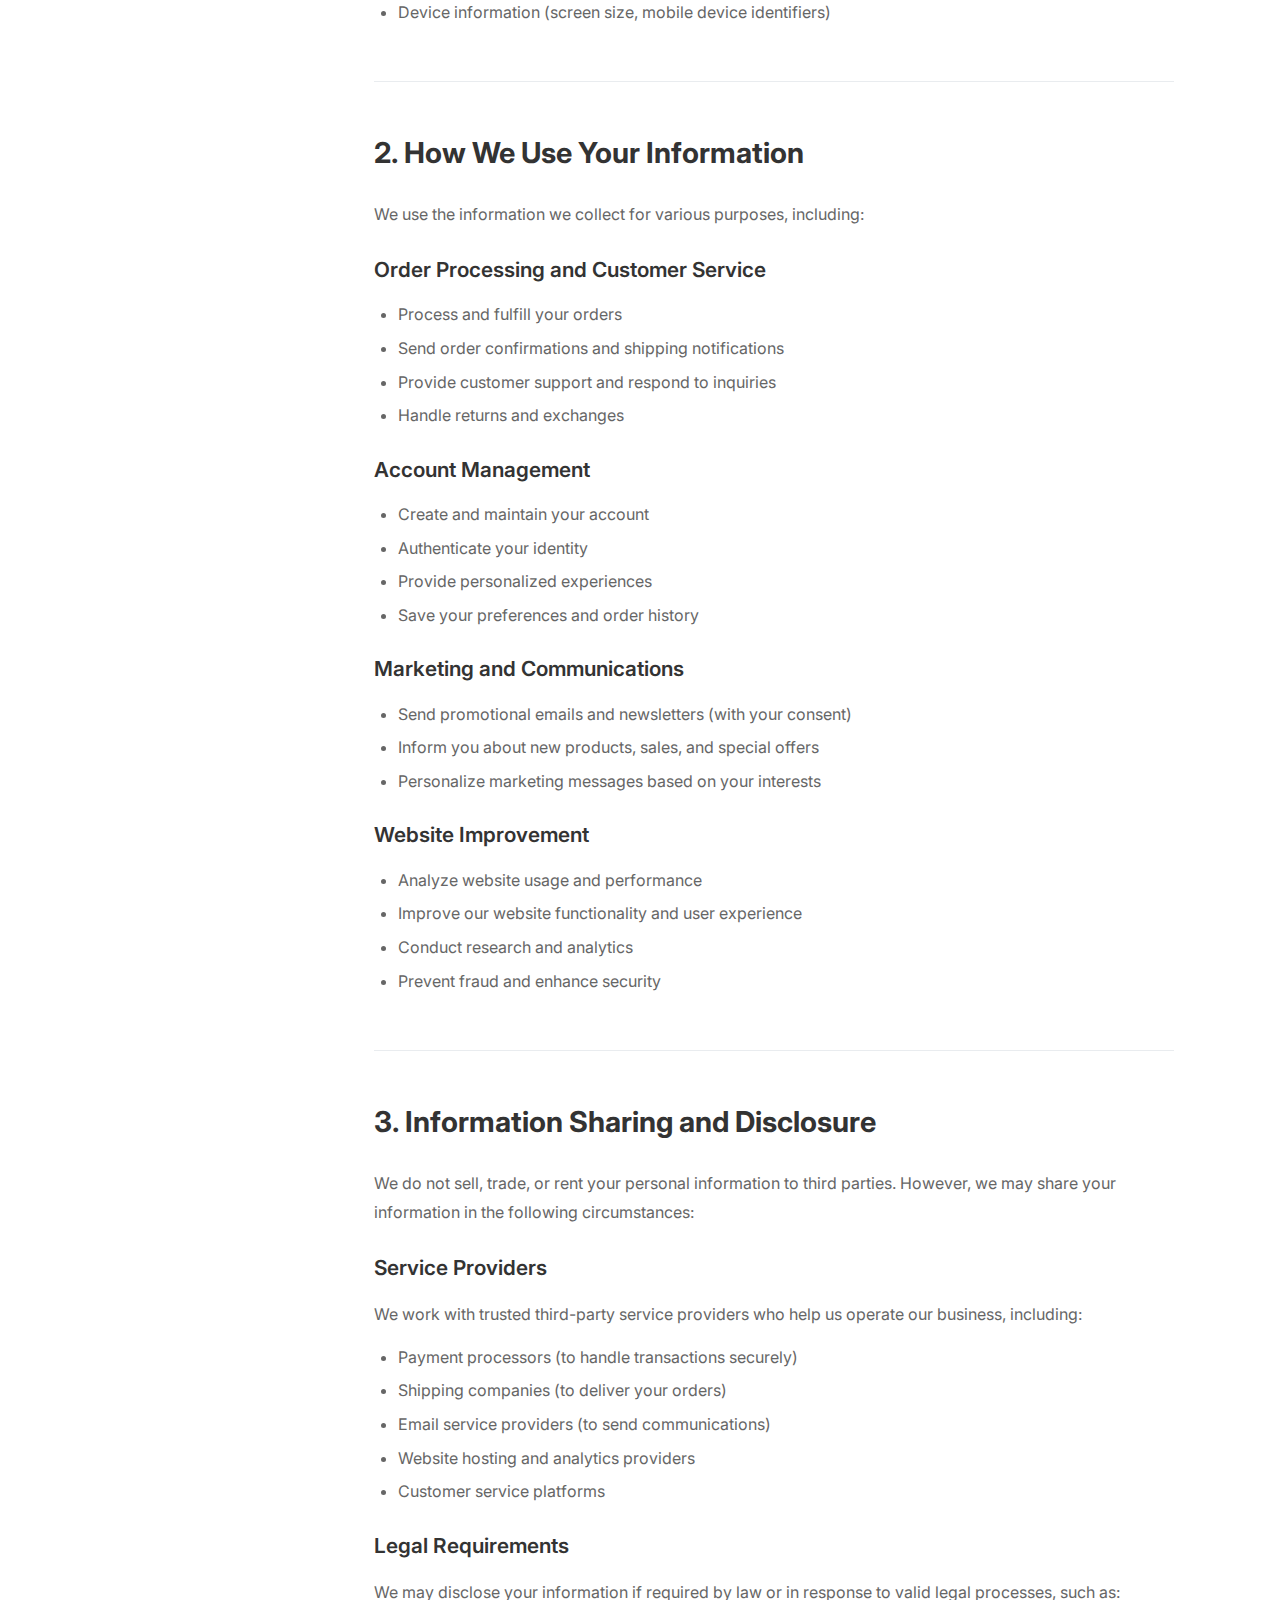
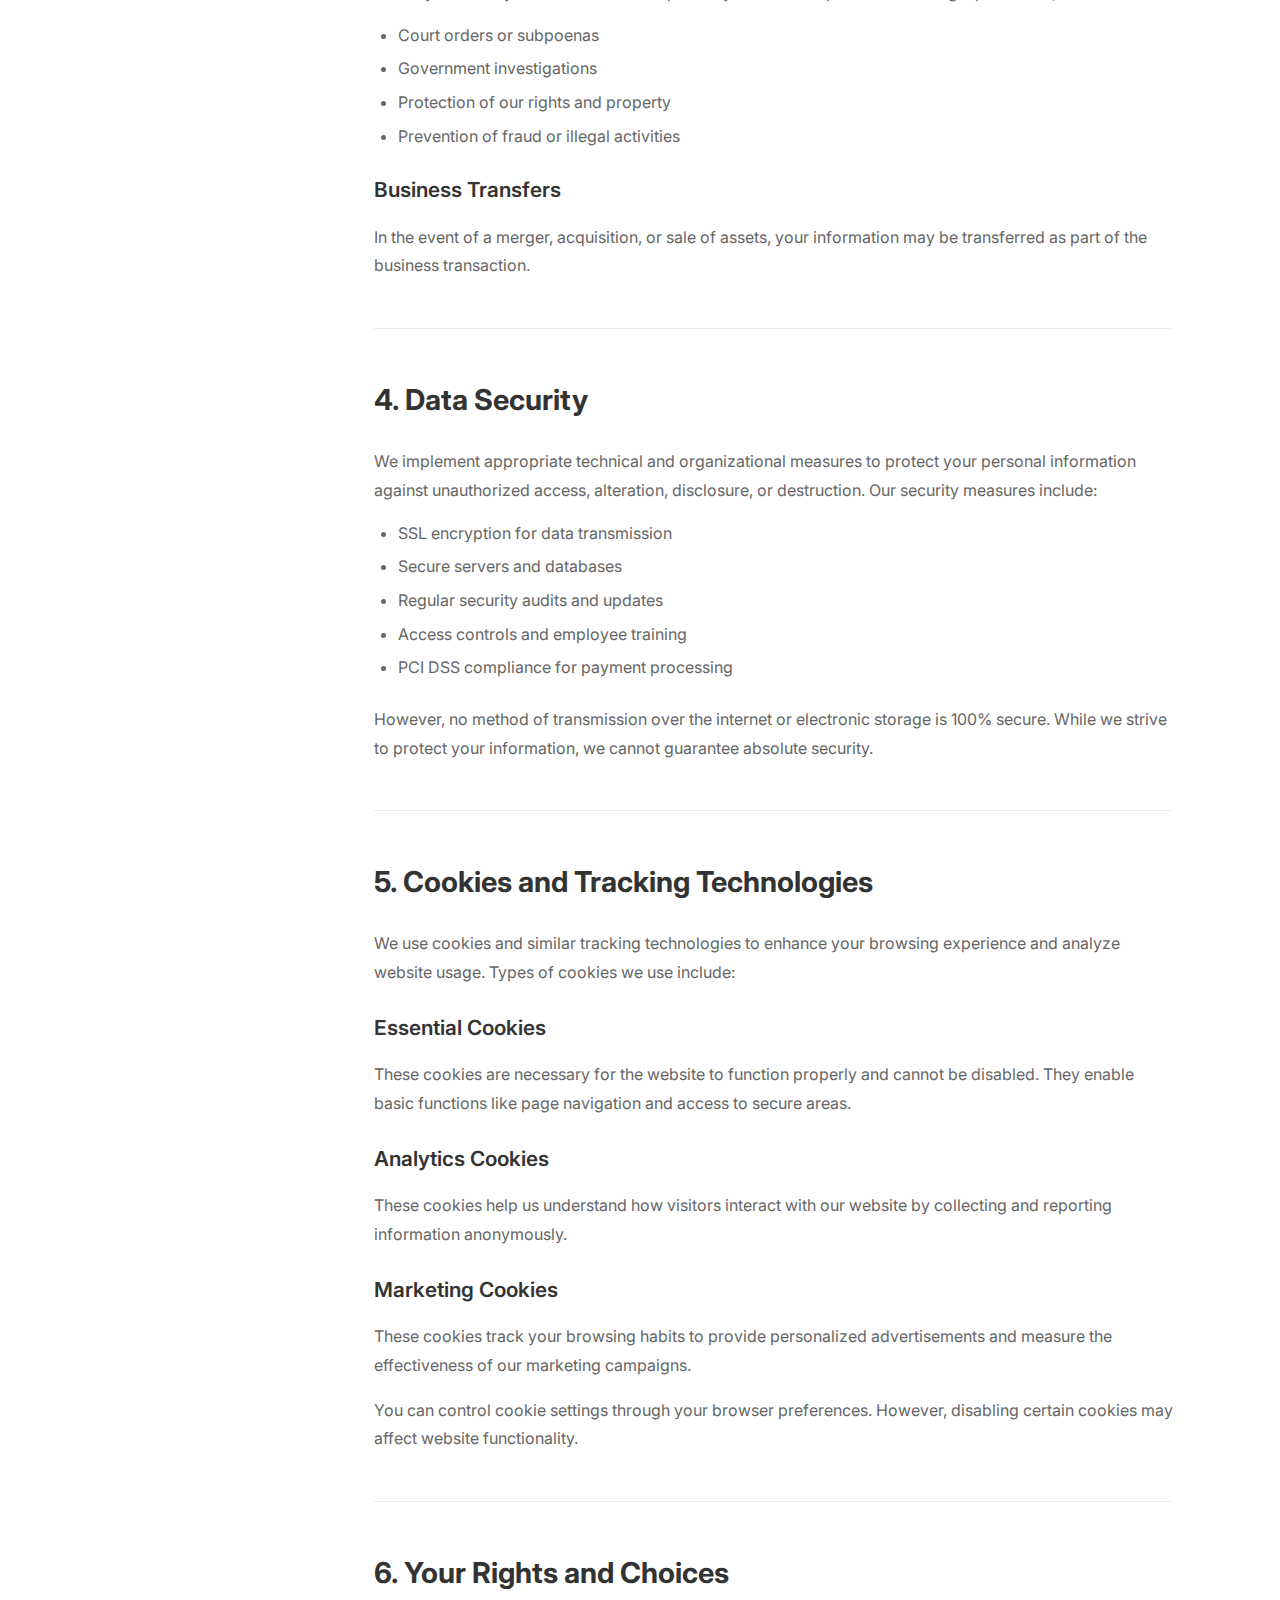
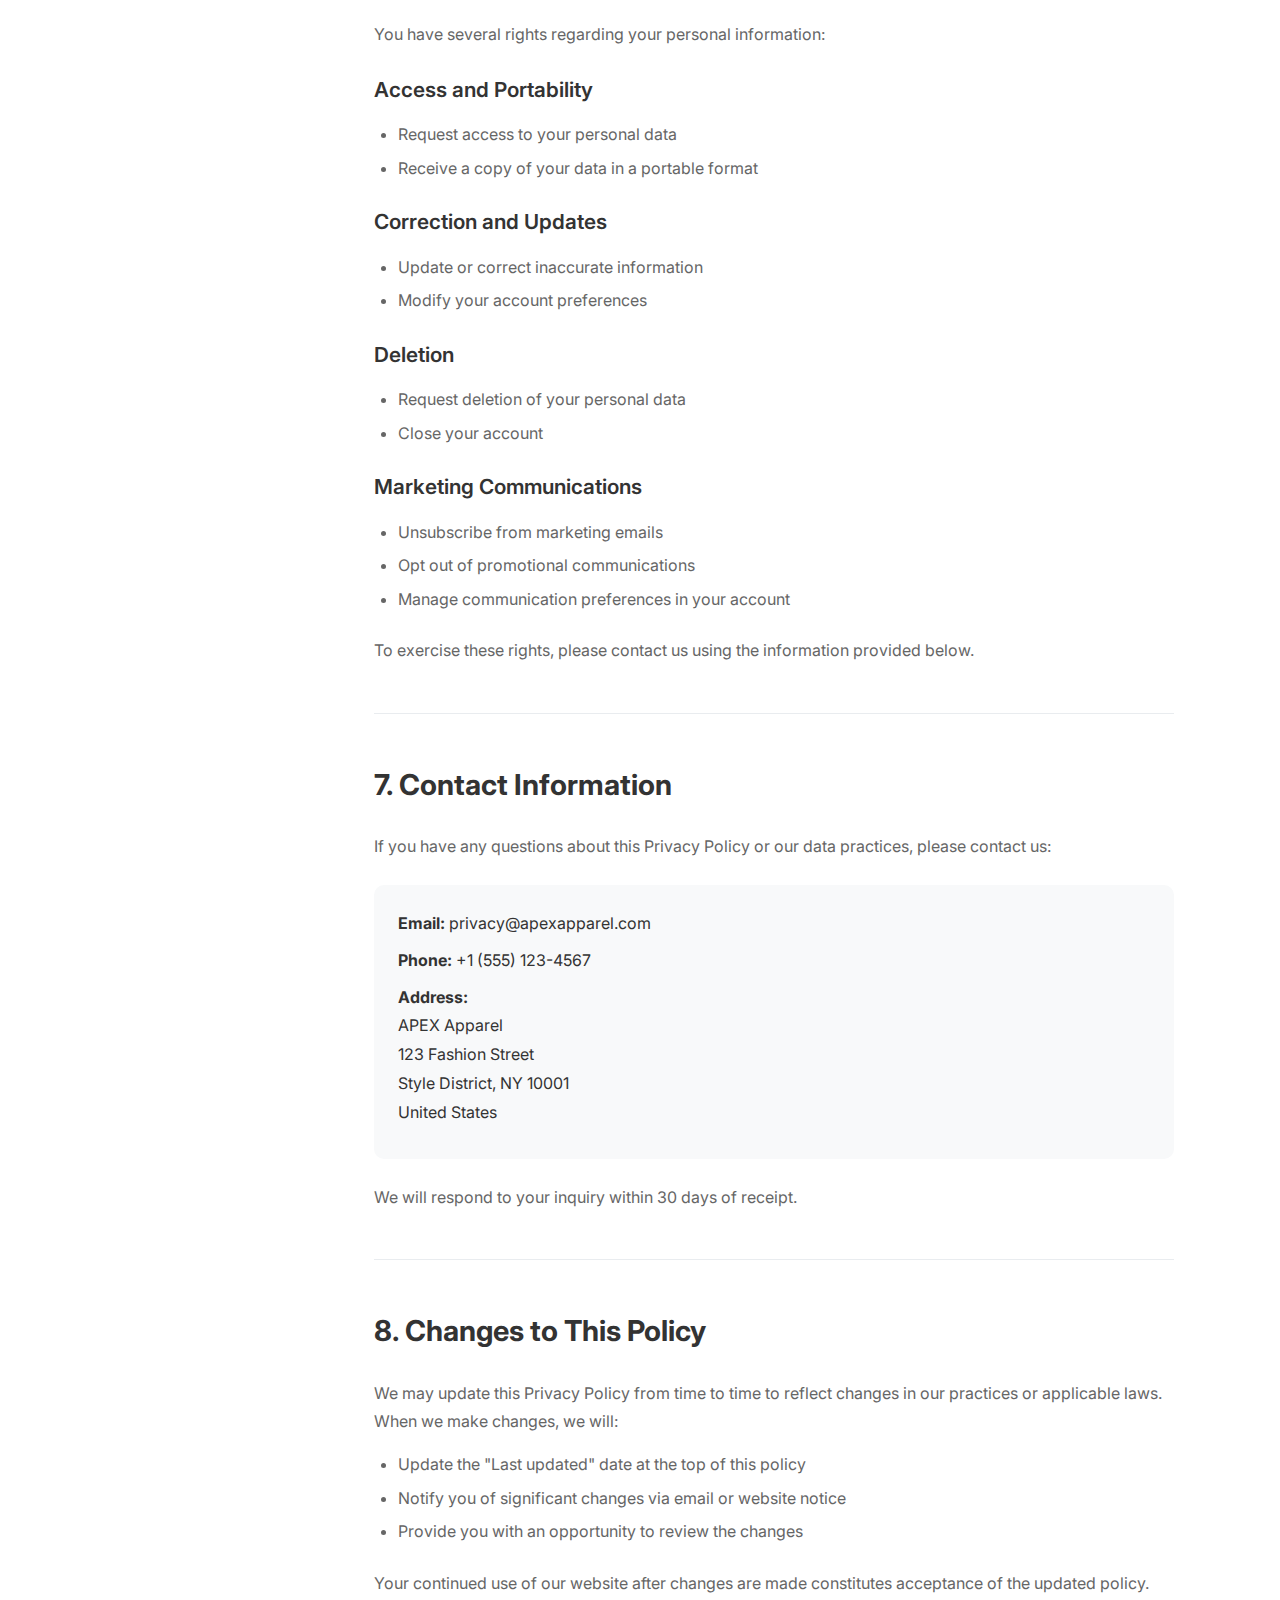
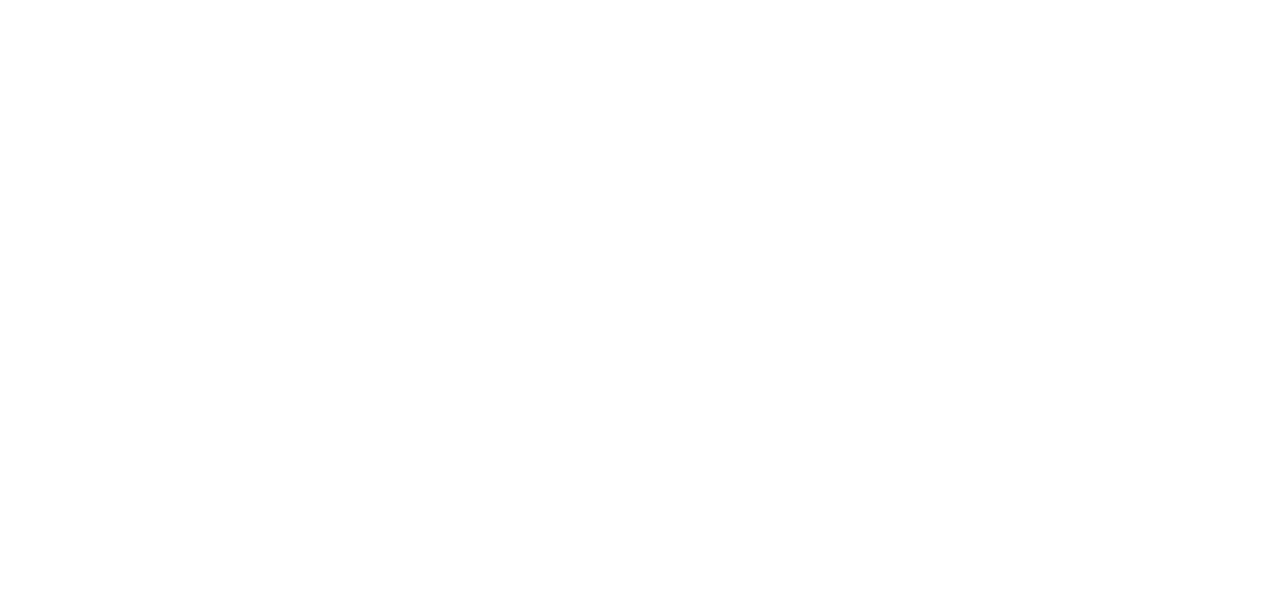
<file: privacy.html>
<!DOCTYPE html>
<html lang="en">
<head>
    <meta charset="UTF-8">
    <meta name="viewport" content="width=device-width, initial-scale=1.0">
    <title>Privacy Policy - APEX Apparel</title>
    <meta name="description" content="Read APEX Apparel's privacy policy to understand how we collect, use, and protect your personal information.">
    <link rel="stylesheet" href="assets/css/style.css">
    <link href="https://fonts.googleapis.com/css2?family=Inter:wght@300;400;500;600;700&display=swap" rel="stylesheet">
    <link rel="stylesheet" href="https://cdnjs.cloudflare.com/ajax/libs/font-awesome/6.0.0/css/all.min.css">
</head>
<body>
    <!-- Header -->
    <header class="header">
        <nav class="navbar">
            <div class="container">
                <div class="nav-brand">
                    <a href="index.html" class="logo">APEX</a>
                </div>
                <ul class="nav-menu">
                    <li><a href="index.html#home">EVERYTHING</a></li>
                    <li><a href="index.html#women">WOMEN</a></li>
                    <li><a href="index.html#men">MEN</a></li>
                    <li><a href="index.html#accessories">ACCESSORIES</a></li>
                </ul>
                <div class="nav-right">
                    <a href="about.html">ABOUT</a>
                    <a href="contact.html">CONTACT US</a>
                    <div class="nav-icons">
                        <i class="fas fa-shopping-bag"></i>
                        <i class="fas fa-user"></i>
                    </div>
                </div>
                <div class="mobile-menu-toggle">
                    <span></span>
                    <span></span>
                    <span></span>
                </div>
            </div>
        </nav>
    </header>

    <!-- Privacy Hero Section -->
    <section class="privacy-hero">
        <div class="container">
            <div class="privacy-hero-content">
                <h1>Privacy Policy</h1>
                <p>Last updated: August 11, 2025</p>
            </div>
        </div>
    </section>

    <!-- Privacy Content -->
    <section class="privacy-content">
        <div class="container">
            <div class="privacy-wrapper">
                <div class="privacy-nav">
                    <h3>Table of Contents</h3>
                    <ul>
                        <li><a href="#information-collection">Information We Collect</a></li>
                        <li><a href="#information-use">How We Use Information</a></li>
                        <li><a href="#information-sharing">Information Sharing</a></li>
                        <li><a href="#data-security">Data Security</a></li>
                        <li><a href="#cookies">Cookies and Tracking</a></li>
                        <li><a href="#user-rights">Your Rights</a></li>
                        <li><a href="#contact-info">Contact Information</a></li>
                    </ul>
                </div>

                <div class="privacy-main">
                    <div class="privacy-intro">
                        <p>At APEX Apparel, we are committed to protecting your privacy and ensuring the security of your personal information. This Privacy Policy explains how we collect, use, share, and protect your information when you visit our website or make a purchase from us.</p>
                        <p>By using our website or services, you agree to the collection and use of information in accordance with this policy.</p>
                    </div>

                    <section id="information-collection" class="privacy-section">
                        <h2>1. Information We Collect</h2>
                        
                        <h3>Personal Information</h3>
                        <p>We collect personal information that you voluntarily provide to us when you:</p>
                        <ul>
                            <li>Create an account on our website</li>
                            <li>Make a purchase or attempt to make a purchase</li>
                            <li>Subscribe to our newsletter</li>
                            <li>Contact us for customer support</li>
                            <li>Participate in surveys or promotions</li>
                        </ul>
                        
                        <p>This information may include:</p>
                        <ul>
                            <li>Name and contact information (email address, phone number, shipping address)</li>
                            <li>Payment information (credit card details, billing address)</li>
                            <li>Account credentials (username, password)</li>
                            <li>Purchase history and preferences</li>
                            <li>Communication preferences</li>
                        </ul>

                        <h3>Automatically Collected Information</h3>
                        <p>When you visit our website, we automatically collect certain information about your device and browsing behavior, including:</p>
                        <ul>
                            <li>IP address and location information</li>
                            <li>Browser type and version</li>
                            <li>Operating system</li>
                            <li>Referring website</li>
                            <li>Pages viewed and time spent on our site</li>
                            <li>Device information (screen size, mobile device identifiers)</li>
                        </ul>
                    </section>

                    <section id="information-use" class="privacy-section">
                        <h2>2. How We Use Your Information</h2>
                        <p>We use the information we collect for various purposes, including:</p>
                        
                        <h3>Order Processing and Customer Service</h3>
                        <ul>
                            <li>Process and fulfill your orders</li>
                            <li>Send order confirmations and shipping notifications</li>
                            <li>Provide customer support and respond to inquiries</li>
                            <li>Handle returns and exchanges</li>
                        </ul>

                        <h3>Account Management</h3>
                        <ul>
                            <li>Create and maintain your account</li>
                            <li>Authenticate your identity</li>
                            <li>Provide personalized experiences</li>
                            <li>Save your preferences and order history</li>
                        </ul>

                        <h3>Marketing and Communications</h3>
                        <ul>
                            <li>Send promotional emails and newsletters (with your consent)</li>
                            <li>Inform you about new products, sales, and special offers</li>
                            <li>Personalize marketing messages based on your interests</li>
                        </ul>

                        <h3>Website Improvement</h3>
                        <ul>
                            <li>Analyze website usage and performance</li>
                            <li>Improve our website functionality and user experience</li>
                            <li>Conduct research and analytics</li>
                            <li>Prevent fraud and enhance security</li>
                        </ul>
                    </section>

                    <section id="information-sharing" class="privacy-section">
                        <h2>3. Information Sharing and Disclosure</h2>
                        <p>We do not sell, trade, or rent your personal information to third parties. However, we may share your information in the following circumstances:</p>

                        <h3>Service Providers</h3>
                        <p>We work with trusted third-party service providers who help us operate our business, including:</p>
                        <ul>
                            <li>Payment processors (to handle transactions securely)</li>
                            <li>Shipping companies (to deliver your orders)</li>
                            <li>Email service providers (to send communications)</li>
                            <li>Website hosting and analytics providers</li>
                            <li>Customer service platforms</li>
                        </ul>

                        <h3>Legal Requirements</h3>
                        <p>We may disclose your information if required by law or in response to valid legal processes, such as:</p>
                        <ul>
                            <li>Court orders or subpoenas</li>
                            <li>Government investigations</li>
                            <li>Protection of our rights and property</li>
                            <li>Prevention of fraud or illegal activities</li>
                        </ul>

                        <h3>Business Transfers</h3>
                        <p>In the event of a merger, acquisition, or sale of assets, your information may be transferred as part of the business transaction.</p>
                    </section>

                    <section id="data-security" class="privacy-section">
                        <h2>4. Data Security</h2>
                        <p>We implement appropriate technical and organizational measures to protect your personal information against unauthorized access, alteration, disclosure, or destruction. Our security measures include:</p>
                        <ul>
                            <li>SSL encryption for data transmission</li>
                            <li>Secure servers and databases</li>
                            <li>Regular security audits and updates</li>
                            <li>Access controls and employee training</li>
                            <li>PCI DSS compliance for payment processing</li>
                        </ul>
                        <p>However, no method of transmission over the internet or electronic storage is 100% secure. While we strive to protect your information, we cannot guarantee absolute security.</p>
                    </section>

                    <section id="cookies" class="privacy-section">
                        <h2>5. Cookies and Tracking Technologies</h2>
                        <p>We use cookies and similar tracking technologies to enhance your browsing experience and analyze website usage. Types of cookies we use include:</p>
                        
                        <h3>Essential Cookies</h3>
                        <p>These cookies are necessary for the website to function properly and cannot be disabled. They enable basic functions like page navigation and access to secure areas.</p>

                        <h3>Analytics Cookies</h3>
                        <p>These cookies help us understand how visitors interact with our website by collecting and reporting information anonymously.</p>

                        <h3>Marketing Cookies</h3>
                        <p>These cookies track your browsing habits to provide personalized advertisements and measure the effectiveness of our marketing campaigns.</p>

                        <p>You can control cookie settings through your browser preferences. However, disabling certain cookies may affect website functionality.</p>
                    </section>

                    <section id="user-rights" class="privacy-section">
                        <h2>6. Your Rights and Choices</h2>
                        <p>You have several rights regarding your personal information:</p>

                        <h3>Access and Portability</h3>
                        <ul>
                            <li>Request access to your personal data</li>
                            <li>Receive a copy of your data in a portable format</li>
                        </ul>

                        <h3>Correction and Updates</h3>
                        <ul>
                            <li>Update or correct inaccurate information</li>
                            <li>Modify your account preferences</li>
                        </ul>

                        <h3>Deletion</h3>
                        <ul>
                            <li>Request deletion of your personal data</li>
                            <li>Close your account</li>
                        </ul>

                        <h3>Marketing Communications</h3>
                        <ul>
                            <li>Unsubscribe from marketing emails</li>
                            <li>Opt out of promotional communications</li>
                            <li>Manage communication preferences in your account</li>
                        </ul>

                        <p>To exercise these rights, please contact us using the information provided below.</p>
                    </section>

                    <section id="contact-info" class="privacy-section">
                        <h2>7. Contact Information</h2>
                        <p>If you have any questions about this Privacy Policy or our data practices, please contact us:</p>
                        
                        <div class="contact-details">
                            <p><strong>Email:</strong> privacy@apexapparel.com</p>
                            <p><strong>Phone:</strong> +1 (555) 123-4567</p>
                            <p><strong>Address:</strong><br>
                            APEX Apparel<br>
                            123 Fashion Street<br>
                            Style District, NY 10001<br>
                            United States</p>
                        </div>

                        <p>We will respond to your inquiry within 30 days of receipt.</p>
                    </section>

                    <section class="privacy-section">
                        <h2>8. Changes to This Policy</h2>
                        <p>We may update this Privacy Policy from time to time to reflect changes in our practices or applicable laws. When we make changes, we will:</p>
                        <ul>
                            <li>Update the "Last updated" date at the top of this policy</li>
                            <li>Notify you of significant changes via email or website notice</li>
                            <li>Provide you with an opportunity to review the changes</li>
                        </ul>
                        <p>Your continued use of our website after changes are made constitutes acceptance of the updated policy.</p>
                    </section>
                </div>
            </div>
        </div>
    </section>

    <!-- Footer -->
    <footer class="footer">
        <div class="container">
            <div class="footer-content">
                <div class="footer-section">
                    <h3>APEX</h3>
                    <p>Premium fashion for the modern lifestyle. Quality clothing that makes a statement.</p>
                    <div class="social-links">
                        <a href="#"><i class="fab fa-facebook"></i></a>
                        <a href="#"><i class="fab fa-instagram"></i></a>
                        <a href="#"><i class="fab fa-twitter"></i></a>
                        <a href="#"><i class="fab fa-linkedin"></i></a>
                    </div>
                </div>
                <div class="footer-section">
                    <h4>Quick Links</h4>
                    <ul>
                        <li><a href="index.html">Home</a></li>
                        <li><a href="index.html#products">Products</a></li>
                        <li><a href="about.html">About Us</a></li>
                        <li><a href="contact.html">Contact</a></li>
                    </ul>
                </div>
                <div class="footer-section">
                    <h4>Categories</h4>
                    <ul>
                        <li><a href="index.html#women">Women's Clothing</a></li>
                        <li><a href="index.html#men">Men's Clothing</a></li>
                        <li><a href="index.html#accessories">Accessories</a></li>
                        <li><a href="#">Sale Items</a></li>
                    </ul>
                </div>
                <div class="footer-section">
                    <h4>Customer Service</h4>
                    <ul>
                        <li><a href="contact.html">Contact Us</a></li>
                        <li><a href="#">Size Guide</a></li>
                        <li><a href="#">Shipping Info</a></li>
                        <li><a href="privacy.html">Privacy Policy</a></li>
                    </ul>
                </div>
            </div>
            <div class="footer-bottom">
                <p>&copy; 2025 APEX Apparel. All rights reserved.</p>
            </div>
        </div>
    </footer>

    <style>
        /* Privacy Page Specific Styles */
        .privacy-hero {
            background: linear-gradient(135deg, #667eea 0%, #764ba2 100%);
            color: white;
            padding: 120px 0 80px;
            text-align: center;
        }

        .privacy-hero h1 {
            font-size: 3.5rem;
            font-weight: 700;
            margin-bottom: 1rem;
            letter-spacing: -1px;
        }

        .privacy-hero p {
            font-size: 1.1rem;
            opacity: 0.9;
        }

        .privacy-content {
            padding: 6rem 0;
        }

        .privacy-wrapper {
            display: grid;
            grid-template-columns: 250px 1fr;
            gap: 4rem;
        }

        .privacy-nav {
            position: sticky;
            top: 120px;
            height: fit-content;
            background: #f8f9fa;
            padding: 2rem;
            border-radius: 15px;
        }

        .privacy-nav h3 {
            font-size: 1.2rem;
            font-weight: 600;
            margin-bottom: 1.5rem;
            color: #333;
        }

        .privacy-nav ul {
            list-style: none;
        }

        .privacy-nav ul li {
            margin-bottom: 0.8rem;
        }

        .privacy-nav ul li a {
            color: #666;
            text-decoration: none;
            font-size: 0.9rem;
            transition: color 0.3s ease;
        }

        .privacy-nav ul li a:hover {
            color: #2c5aa0;
        }

        .privacy-main {
            max-width: 800px;
        }

        .privacy-intro {
            margin-bottom: 3rem;
            padding: 2rem;
            background: #f8f9fa;
            border-radius: 15px;
        }

        .privacy-intro p {
            font-size: 1.1rem;
            line-height: 1.8;
            color: #666;
            margin-bottom: 1rem;
        }

        .privacy-section {
            margin-bottom: 3rem;
            padding-bottom: 2rem;
            border-bottom: 1px solid #e9ecef;
        }

        .privacy-section:last-child {
            border-bottom: none;
        }

        .privacy-section h2 {
            font-size: 1.8rem;
            font-weight: 700;
            margin-bottom: 1.5rem;
            color: #333;
        }

        .privacy-section h3 {
            font-size: 1.3rem;
            font-weight: 600;
            margin: 1.5rem 0 1rem;
            color: #333;
        }

        .privacy-section p {
            line-height: 1.8;
            color: #666;
            margin-bottom: 1rem;
        }

        .privacy-section ul {
            margin: 1rem 0 1.5rem 1.5rem;
        }

        .privacy-section ul li {
            line-height: 1.6;
            color: #666;
            margin-bottom: 0.5rem;
        }

        .contact-details {
            background: #f8f9fa;
            padding: 1.5rem;
            border-radius: 10px;
            margin: 1.5rem 0;
        }

        .contact-details p {
            margin-bottom: 0.5rem;
            color: #333;
        }

        /* Responsive Design */
        @media (max-width: 1024px) {
            .privacy-wrapper {
                grid-template-columns: 200px 1fr;
                gap: 2rem;
            }
        }

        @media (max-width: 768px) {
            .privacy-hero h1 {
                font-size: 2.5rem;
            }

            .privacy-wrapper {
                grid-template-columns: 1fr;
            }

            .privacy-nav {
                position: static;
                order: 2;
                margin-top: 2rem;
            }

            .privacy-nav h3 {
                font-size: 1.1rem;
            }

            .privacy-nav ul li a {
                font-size: 0.85rem;
            }
        }

        @media (max-width: 480px) {
            .privacy-hero h1 {
                font-size: 2rem;
            }

            .privacy-content {
                padding: 3rem 0;
            }

            .privacy-intro,
            .contact-details {
                padding: 1rem;
            }

            .privacy-section h2 {
                font-size: 1.5rem;
            }

            .privacy-section h3 {
                font-size: 1.2rem;
            }
        }
    </style>

    <script src="assets/js/script.js"></script>
</body>
</html>
</file>
<file: assets/css/style.css>
/* CSS Reset and Base Styles */
* {
    margin: 0;
    padding: 0;
    box-sizing: border-box;
}

body {
    font-family: 'Inter', sans-serif;
    line-height: 1.6;
    color: #333;
    overflow-x: hidden;
}

.container {
    max-width: 1200px;
    margin: 0 auto;
    padding: 0 20px;
}

/* Header Styles */
.header {
    position: fixed;
    top: 0;
    width: 100%;
    background: rgba(255, 255, 255, 0.95);
    backdrop-filter: blur(10px);
    z-index: 1000;
    box-shadow: 0 2px 20px rgba(0, 0, 0, 0.1);
    transition: all 0.3s ease;
}

.navbar {
    padding: 1rem 0;
}

.navbar .container {
    display: flex;
    justify-content: space-between;
    align-items: center;
}

.logo {
    font-size: 2rem;
    font-weight: 700;
    color: #2c5aa0;
    text-decoration: none;
    letter-spacing: -1px;
    transition: transform 0.3s ease;
}

.logo:hover {
    transform: scale(1.05);
}

.nav-menu {
    display: flex;
    list-style: none;
    gap: 2rem;
    transition: all 0.3s ease;
}

.nav-menu a {
    text-decoration: none;
    color: #333;
    font-weight: 500;
    font-size: 0.9rem;
    letter-spacing: 0.5px;
    transition: all 0.3s ease;
    position: relative;
}

.nav-menu a::after {
    content: '';
    position: absolute;
    bottom: -5px;
    left: 0;
    width: 0;
    height: 2px;
    background: #2c5aa0;
    transition: width 0.3s ease;
}

.nav-menu a:hover {
    color: #2c5aa0;
}

.nav-menu a:hover::after {
    width: 100%;
}

.nav-right {
    display: flex;
    align-items: center;
    gap: 1.5rem;
}

.nav-right a {
    text-decoration: none;
    color: #333;
    font-weight: 500;
    font-size: 0.9rem;
    letter-spacing: 0.5px;
    transition: color 0.3s ease;
}

.nav-right a:hover {
    color: #2c5aa0;
}

.nav-icons {
    display: flex;
    gap: 1rem;
}

.nav-icons i {
    font-size: 1.1rem;
    color: #333;
    cursor: pointer;
    transition: all 0.3s ease;
    padding: 8px;
    border-radius: 50%;
}

.nav-icons i:hover {
    color: #2c5aa0;
    background: rgba(44, 90, 160, 0.1);
    transform: translateY(-2px);
}

.mobile-menu-toggle {
    display: none;
    flex-direction: column;
    cursor: pointer;
    gap: 4px;
    padding: 5px;
}

.mobile-menu-toggle span {
    width: 25px;
    height: 3px;
    background: #333;
    transition: all 0.3s ease;
    border-radius: 2px;
}

/* Mobile Navigation Styles */
@media (max-width: 768px) {
    .nav-menu {
        position: fixed;
        top: 80px;
        left: -100%;
        width: 100%;
        height: calc(100vh - 80px);
        background: white;
        flex-direction: column;
        justify-content: flex-start;
        align-items: center;
        padding-top: 3rem;
        transition: left 0.3s ease;
        z-index: 999;
        box-shadow: 0 5px 25px rgba(0, 0, 0, 0.1);
    }
    
    .nav-menu.active {
        left: 0;
    }
    
    .nav-menu li {
        margin: 1.5rem 0;
        opacity: 0;
        transform: translateY(20px);
        transition: all 0.3s ease;
    }
    
    .nav-menu.active li {
        opacity: 1;
        transform: translateY(0);
    }
    
    .nav-menu.active li:nth-child(1) { transition-delay: 0.1s; }
    .nav-menu.active li:nth-child(2) { transition-delay: 0.2s; }
    .nav-menu.active li:nth-child(3) { transition-delay: 0.3s; }
    .nav-menu.active li:nth-child(4) { transition-delay: 0.4s; }
    
    .nav-menu a {
        font-size: 1.2rem;
        font-weight: 600;
    }
    
    .mobile-menu-toggle {
        display: flex;
    }
    
    .mobile-menu-toggle.active span:nth-child(1) {
        transform: rotate(45deg) translate(6px, 6px);
    }
    
    .mobile-menu-toggle.active span:nth-child(2) {
        opacity: 0;
    }
    
    .mobile-menu-toggle.active span:nth-child(3) {
        transform: rotate(-45deg) translate(6px, -6px);
    }
    
    .nav-right {
        gap: 1rem;
    }
    
    .nav-right a {
        font-size: 0.8rem;
    }
    
    .nav-icons {
        gap: 0.5rem;
    }
    
    .nav-icons i {
        font-size: 1rem;
        padding: 6px;
    }
}

/* Hero Section */
.hero {
    min-height: 100vh;
    display: flex;
    align-items: center;
    background: linear-gradient(135deg, #667eea 0%, #764ba2 100%);
    color: white;
    margin-top: 80px;
    position: relative;
    overflow: hidden;
}

.hero::before {
    content: '';
    position: absolute;
    top: 0;
    left: 0;
    right: 0;
    bottom: 0;
    background: url('data:image/svg+xml,<svg xmlns="http://www.w3.org/2000/svg" viewBox="0 0 100 100"><circle cx="20" cy="20" r="2" fill="rgba(255,255,255,0.1)"><animate attributeName="r" values="2;4;2" dur="3s" repeatCount="indefinite"/></circle><circle cx="80" cy="40" r="1.5" fill="rgba(255,255,255,0.08)"><animate attributeName="r" values="1.5;3;1.5" dur="4s" repeatCount="indefinite"/></circle><circle cx="40" cy="80" r="1" fill="rgba(255,255,255,0.12)"><animate attributeName="r" values="1;2.5;1" dur="2.5s" repeatCount="indefinite"/></circle></svg>');
    animation: float 20s ease-in-out infinite;
}

@keyframes float {
    0%, 100% { transform: translateY(0px) rotate(0deg); }
    50% { transform: translateY(-20px) rotate(180deg); }
}

.hero-content {
    flex: 1;
    padding: 0 4rem;
    z-index: 2;
    animation: slideInLeft 1s ease-out;
}

@keyframes slideInLeft {
    from {
        opacity: 0;
        transform: translateX(-50px);
    }
    to {
        opacity: 1;
        transform: translateX(0);
    }
}

.hero h1 {
    font-size: 4rem;
    font-weight: 700;
    line-height: 1.1;
    margin-bottom: 1rem;
    letter-spacing: -2px;
    animation: fadeInUp 1.2s ease-out 0.3s both;
}

@keyframes fadeInUp {
    from {
        opacity: 0;
        transform: translateY(30px);
    }
    to {
        opacity: 1;
        transform: translateY(0);
    }
}

.hero-subtitle {
    font-size: 1.5rem;
    font-weight: 400;
    margin-bottom: 2.5rem;
    opacity: 0.9;
    animation: fadeInUp 1.2s ease-out 0.6s both;
}

.hero-buttons {
    display: flex;
    gap: 1rem;
    flex-wrap: wrap;
    animation: fadeInUp 1.2s ease-out 0.9s both;
}

.hero-image {
    flex: 1;
    position: relative;
    animation: slideInRight 1s ease-out 0.5s both;
}

@keyframes slideInRight {
    from {
        opacity: 0;
        transform: translateX(50px);
    }
    to {
        opacity: 1;
        transform: translateX(0);
    }
}

.hero-image img {
    width: 100%;
    height: 100vh;
    object-fit: cover;
    object-position: center;
}

/* Button Styles */
.btn {
    display: inline-block;
    padding: 1rem 2rem;
    text-decoration: none;
    font-weight: 600;
    text-transform: uppercase;
    letter-spacing: 1px;
    border-radius: 5px;
    transition: all 0.3s ease;
    border: none;
    cursor: pointer;
    font-size: 0.9rem;
    position: relative;
    overflow: hidden;
}

.btn::before {
    content: '';
    position: absolute;
    top: 0;
    left: -100%;
    width: 100%;
    height: 100%;
    background: linear-gradient(90deg, transparent, rgba(255,255,255,0.2), transparent);
    transition: left 0.5s ease;
}

.btn:hover::before {
    left: 100%;
}

.btn-primary {
    background: white;
    color: #333;
}

.btn-primary:hover {
    background: #f8f9fa;
    transform: translateY(-2px);
    box-shadow: 0 10px 25px rgba(0, 0, 0, 0.2);
}

.btn-secondary {
    background: transparent;
    color: white;
    border: 2px solid white;
}

.btn-secondary:hover {
    background: white;
    color: #333;
    transform: translateY(-2px);
    box-shadow: 0 10px 25px rgba(0, 0, 0, 0.2);
}

.btn-icon {
    width: 40px;
    height: 40px;
    border-radius: 50%;
    background: rgba(255, 255, 255, 0.9);
    border: none;
    cursor: pointer;
    display: flex;
    align-items: center;
    justify-content: center;
    transition: all 0.3s ease;
    opacity: 0;
    transform: translateY(10px);
}

.product-card:hover .btn-icon {
    opacity: 1;
    transform: translateY(0);
}

.btn-icon:nth-child(1) { transition-delay: 0.1s; }
.btn-icon:nth-child(2) { transition-delay: 0.2s; }
.btn-icon:nth-child(3) { transition-delay: 0.3s; }

.btn-icon:hover {
    background: #2c5aa0;
    color: white;
    transform: scale(1.1) translateY(-2px);
}

/* Partners Section */
.partners {
    padding: 4rem 0;
    background: #f8f9fa;
}

.partners-grid {
    display: grid;
    grid-template-columns: repeat(5, 1fr);
    gap: 2rem;
    align-items: center;
}

.partner-logo {
    text-align: center;
    font-weight: 600;
    color: #666;
    font-size: 1.2rem;
    opacity: 0.7;
    transition: opacity 0.3s ease;
}

.partner-logo:hover {
    opacity: 1;
}

/* Categories Section */
.categories {
    padding: 6rem 0;
    animation: fadeIn 1s ease-out;
}

@keyframes fadeIn {
    from { opacity: 0; }
    to { opacity: 1; }
}

.categories-grid {
    display: grid;
    grid-template-columns: repeat(3, 1fr);
    gap: 2rem;
}

.category-card {
    position: relative;
    border-radius: 15px;
    overflow: hidden;
    height: 400px;
    cursor: pointer;
    transition: transform 0.3s ease, box-shadow 0.3s ease;
    animation: slideInUp 0.8s ease-out;
}

@keyframes slideInUp {
    from {
        opacity: 0;
        transform: translateY(50px);
    }
    to {
        opacity: 1;
        transform: translateY(0);
    }
}

.category-card:nth-child(1) { animation-delay: 0.1s; }
.category-card:nth-child(2) { animation-delay: 0.2s; }
.category-card:nth-child(3) { animation-delay: 0.3s; }

.category-card:hover {
    transform: translateY(-8px);
    box-shadow: 0 15px 30px rgba(0, 0, 0, 0.15);
}

.category-card img {
    width: 100%;
    height: 100%;
    object-fit: cover;
}

.category-overlay {
    position: absolute;
    bottom: 0;
    left: 0;
    right: 0;
    background: linear-gradient(transparent, rgba(0, 0, 0, 0.8));
    color: white;
    padding: 2rem;
    text-align: left;
}

.category-overlay h3 {
    font-size: 1.5rem;
    font-weight: 600;
    margin-bottom: 0.5rem;
}

.category-overlay p {
    font-size: 0.9rem;
    opacity: 0.9;
    margin-bottom: 1.5rem;
    line-height: 1.5;
}

.category-overlay .btn {
    opacity: 1;
    transform: none;
}

/* Featured Products Section */
.featured-products {
    padding: 6rem 0;
    background: #f8f9fa;
}

.section-title {
    text-align: center;
    font-size: 2.5rem;
    font-weight: 700;
    margin-bottom: 3rem;
    color: #333;
    position: relative;
    animation: fadeInUp 0.8s ease-out;
}

.section-title::after {
    content: '';
    position: absolute;
    bottom: -10px;
    left: 50%;
    transform: translateX(-50%);
    width: 80px;
    height: 4px;
    background: #2c5aa0;
    border-radius: 2px;
    animation: slideInWidth 1s ease-out 0.5s both;
}

@keyframes slideInWidth {
    from { width: 0; }
    to { width: 80px; }
}

.products-grid {
    display: grid;
    grid-template-columns: repeat(auto-fit, minmax(280px, 1fr));
    gap: 2rem;
}

.product-card {
    background: white;
    border-radius: 15px;
    overflow: hidden;
    box-shadow: 0 5px 25px rgba(0, 0, 0, 0.1);
    transition: all 0.4s ease;
    animation: fadeInUp 0.8s ease-out;
    animation-fill-mode: both;
}

.product-card:nth-child(1) { animation-delay: 0.1s; }
.product-card:nth-child(2) { animation-delay: 0.2s; }
.product-card:nth-child(3) { animation-delay: 0.3s; }
.product-card:nth-child(4) { animation-delay: 0.4s; }
.product-card:nth-child(5) { animation-delay: 0.5s; }
.product-card:nth-child(6) { animation-delay: 0.6s; }

.product-card:hover {
    transform: translateY(-8px);
    box-shadow: 0 15px 35px rgba(0, 0, 0, 0.15);
}

.product-image {
    position: relative;
    overflow: hidden;
    height: 250px;
}

.product-image img {
    width: 100%;
    height: 100%;
    object-fit: cover;
}

.product-overlay {
    position: absolute;
    top: 50%;
    left: 50%;
    transform: translate(-50%, -50%);
    display: flex;
    gap: 0.5rem;
    opacity: 0;
    transition: opacity 0.3s ease;
}

.product-card:hover .product-overlay {
    opacity: 1;
}

.product-info {
    padding: 1.5rem;
    text-align: center;
    position: relative;
}

.product-info h3 {
    font-size: 1.1rem;
    font-weight: 600;
    margin-bottom: 0.5rem;
    color: #333;
}

.product-price {
    font-size: 1.3rem;
    font-weight: 700;
    color: #2c5aa0;
}

/* Special Edition Section */
.special-edition {
    display: flex;
    min-height: 60vh;
    background: linear-gradient(135deg, #667eea 0%, #764ba2 100%);
}

.special-content {
    flex: 1;
    display: flex;
    align-items: center;
    padding: 4rem;
}

.special-text {
    color: white;
}

.special-label {
    display: inline-block;
    font-size: 0.9rem;
    font-weight: 500;
    text-transform: uppercase;
    letter-spacing: 1px;
    margin-bottom: 1rem;
    opacity: 0.9;
}

.special-text h2 {
    font-size: 3rem;
    font-weight: 700;
    margin-bottom: 1rem;
    letter-spacing: -1px;
}

.special-text p {
    font-size: 1.1rem;
    line-height: 1.6;
    margin-bottom: 2rem;
    opacity: 0.9;
}

.special-image {
    flex: 1;
}

.special-image img {
    width: 100%;
    height: 100%;
    object-fit: cover;
}

/* Newsletter Section */
.newsletter {
    padding: 4rem 0;
    background: #2c5aa0;
    color: white;
}

.newsletter-content {
    text-align: center;
}

.newsletter h2 {
    font-size: 2.5rem;
    font-weight: 700;
    margin-bottom: 1rem;
}

.newsletter p {
    font-size: 1.1rem;
    margin-bottom: 2rem;
    opacity: 0.9;
}

.newsletter-form {
    display: flex;
    justify-content: center;
    gap: 1rem;
    max-width: 500px;
    margin: 0 auto;
}

.newsletter-form input {
    flex: 1;
    padding: 1rem 1.5rem;
    border: none;
    border-radius: 5px;
    font-size: 1rem;
    outline: none;
}

.newsletter-form button {
    padding: 1rem 2rem;
    background: white;
    color: #2c5aa0;
    border: none;
    border-radius: 5px;
    font-weight: 600;
    cursor: pointer;
    transition: all 0.3s ease;
}

.newsletter-form button:hover {
    background: #f8f9fa;
    transform: translateY(-2px);
}

/* Footer */
.footer {
    background: #1a1a1a;
    color: white;
    padding: 4rem 0 2rem;
}

.footer-content {
    display: grid;
    grid-template-columns: repeat(4, 1fr);
    gap: 2rem;
    margin-bottom: 2rem;
}

.footer-section h3 {
    font-size: 1.5rem;
    font-weight: 700;
    margin-bottom: 1rem;
    color: #2c5aa0;
}

.footer-section h4 {
    font-size: 1.1rem;
    font-weight: 600;
    margin-bottom: 1rem;
}

.footer-section p {
    line-height: 1.6;
    opacity: 0.8;
    margin-bottom: 1.5rem;
}

.footer-section ul {
    list-style: none;
}

.footer-section ul li {
    margin-bottom: 0.5rem;
}

.footer-section ul li a {
    color: white;
    text-decoration: none;
    opacity: 0.8;
    transition: opacity 0.3s ease;
}

.footer-section ul li a:hover {
    opacity: 1;
    color: #2c5aa0;
}

.social-links {
    display: flex;
    gap: 1rem;
}

.social-links a {
    display: flex;
    align-items: center;
    justify-content: center;
    width: 40px;
    height: 40px;
    background: #333;
    color: white;
    border-radius: 50%;
    text-decoration: none;
    transition: all 0.3s ease;
}

.social-links a:hover {
    background: #2c5aa0;
    transform: translateY(-3px);
}

.footer-bottom {
    text-align: center;
    padding-top: 2rem;
    border-top: 1px solid #333;
    opacity: 0.7;
}

/* Responsive Design */
@media (max-width: 1024px) {
    .hero h1 {
        font-size: 3rem;
    }
    
    .hero-content {
        padding: 0 2rem;
    }
    
    .special-content {
        padding: 2rem;
    }
    
    .special-text h2 {
        font-size: 2.5rem;
    }
    
    .categories-grid {
        grid-template-columns: repeat(2, 1fr);
    }
    
    .category-card:nth-child(3) {
        grid-column: 1 / -1;
        max-width: 400px;
        margin: 0 auto;
    }
}

@media (max-width: 768px) {
    .container {
        padding: 0 15px;
    }
    
    .hero {
        flex-direction: column;
        text-align: center;
        min-height: auto;
        padding: 2rem 0;
    }
    
    .hero h1 {
        font-size: 2.5rem;
        margin-bottom: 1rem;
    }
    
    .hero-subtitle {
        font-size: 1.2rem;
        margin-bottom: 2rem;
    }
    
    .hero-content {
        padding: 2rem 1rem;
        order: 2;
    }
    
    .hero-image {
        order: 1;
        height: 50vh;
    }
    
    .hero-image img {
        height: 50vh;
    }
    
    .hero-buttons {
        justify-content: center;
        gap: 1rem;
        flex-wrap: wrap;
    }
    
    .categories {
        padding: 4rem 0;
    }
    
    .categories-grid {
        grid-template-columns: 1fr;
        gap: 1.5rem;
    }
    
    .category-card {
        height: 280px;
        width: 100%;
        max-width: 100%;
    }
    
    .category-card:nth-child(3) {
        grid-column: auto;
        max-width: none;
        height: 280px;
    }
    
    .featured-products {
        padding: 4rem 0;
    }
    
    .products-grid {
        grid-template-columns: repeat(2, 1fr);
        gap: 1rem;
    }
    
    .product-card {
        border-radius: 10px;
    }
    
    .product-image {
        height: 200px;
    }
    
    .product-info {
        padding: 1rem;
    }
    
    .section-title {
        font-size: 2rem;
        margin-bottom: 2rem;
    }
    
    .special-edition {
        flex-direction: column;
    }
    
    .special-text h2 {
        font-size: 2rem;
    }
    
    .partners-grid {
        grid-template-columns: repeat(3, 1fr);
        gap: 1rem;
    }
    
    .footer-content {
        grid-template-columns: repeat(2, 1fr);
        gap: 1.5rem;
    }
    
    .newsletter-form {
        flex-direction: column;
        gap: 1rem;
    }
}

@media (max-width: 480px) {
    .hero h1 {
        font-size: 2rem;
        line-height: 1.2;
    }
    .hero-subtitle {
        font-size: 1rem;
    }
    .hero-content {
        padding: 1rem;
    }
    .btn {
        padding: 0.8rem 1.5rem;
        font-size: 0.8rem;
    }
    .categories {
        padding: 3rem 0;
    }
    .category-card {
        height: auto;
        min-height: 200px;
        max-height: 280px;
        border-radius: 14px;
        display: flex;
        flex-direction: column;
        justify-content: flex-end;
        box-shadow: 0 4px 18px rgba(44,90,160,0.08);
        width: 100%;
        margin: 0 auto 1rem auto;
    }
    
    .category-card img {
        height: 100%;
        min-height: 200px;
        max-height: 280px;
        width: 100%;
        object-fit: cover;
        border-radius: 14px;
    }
    .category-overlay {
        padding: 1rem;
        font-size: 0.95rem;
        background: linear-gradient(transparent, rgba(44,90,160,0.85));
    }
    .category-overlay h3 {
        font-size: 1.1rem;
        font-weight: 700;
        margin-bottom: 0.3rem;
    }
    .category-overlay p {
        font-size: 0.85rem;
        margin-bottom: 0.8rem;
    }
    .featured-products {
        padding: 3rem 0;
    }
    .products-grid {
        grid-template-columns: 1fr;
        gap: 1.5rem;
    }
    .product-image {
        height: 180px;
        min-height: 120px;
        max-height: 220px;
        border-radius: 12px 12px 0 0;
    }
    .product-info {
        padding: 0.7rem 0.5rem;
        font-size: 0.95rem;
    }
    .product-card {
        border-radius: 12px;
        box-shadow: 0 2px 12px rgba(44,90,160,0.10);
        margin-bottom: 1.2rem;
    }
    .footer-content {
        grid-template-columns: 1fr;
        text-align: center;
    }
    .section-title {
        font-size: 1.8rem;
    }
    .special-edition {
        flex-direction: column;
        min-height: 320px;
    }
    .special-text h2 {
        font-size: 1.8rem;
    }
    .special-image img {
        width: 100%;
        height: 180px;
        object-fit: cover;
        border-radius: 12px;
    }
    .partners {
        padding: 2rem 0;
    }
    .partners-grid {
        grid-template-columns: repeat(2, 1fr);
        gap: 1rem;
    }
    .partner-logo {
        font-size: 1rem;
    }
    /* Mobile-specific animations */
    .hero-content {
        animation-duration: 0.8s;
    }
    .hero-image {
        animation-duration: 0.8s;
        animation-delay: 0.2s;
    }
    .category-card,
    .product-card {
        animation-duration: 0.6s;
    }
}

/* Additional animations and smooth scrolling */
html {
    scroll-behavior: smooth;
}

/* Newsletter section animations */
.newsletter {
    opacity: 0;
    transform: translateY(30px);
    animation: slideInUp 0.8s ease-out forwards;
    animation-delay: 0.3s;
}

.newsletter h3 {
    opacity: 0;
    transform: translateX(-30px);
    animation: slideInLeft 0.6s ease-out forwards;
    animation-delay: 0.5s;
}

.newsletter-form {
    opacity: 0;
    transform: translateX(30px);
    animation: slideInRight 0.6s ease-out forwards;
    animation-delay: 0.7s;
}

/* Footer animations */
.footer {
    opacity: 0;
    transform: translateY(30px);
    animation: slideInUp 0.8s ease-out forwards;
    animation-delay: 0.4s;
}

.footer-section {
    opacity: 0;
    transform: translateY(20px);
    animation: slideInUp 0.6s ease-out forwards;
}

.footer-section:nth-child(1) { animation-delay: 0.6s; }
.footer-section:nth-child(2) { animation-delay: 0.7s; }
.footer-section:nth-child(3) { animation-delay: 0.8s; }
.footer-section:nth-child(4) { animation-delay: 0.9s; }

/* Partners section animations */
.partners {
    opacity: 0;
    transform: translateY(30px);
    animation: slideInUp 0.8s ease-out forwards;
    animation-delay: 0.2s;
}

.partner-logo {
    opacity: 0;
    transform: scale(0.8);
    animation: scaleIn 0.5s ease-out forwards;
}

.partner-logo:nth-child(1) { animation-delay: 0.4s; }
.partner-logo:nth-child(2) { animation-delay: 0.5s; }
.partner-logo:nth-child(3) { animation-delay: 0.6s; }
.partner-logo:nth-child(4) { animation-delay: 0.7s; }
.partner-logo:nth-child(5) { animation-delay: 0.8s; }
.partner-logo:nth-child(6) { animation-delay: 0.9s; }

/* Add pulse animation for call-to-action buttons */
@keyframes pulse {
    0% { box-shadow: 0 0 0 0 rgba(255, 255, 255, 0.4); }
    70% { box-shadow: 0 0 0 10px rgba(255, 255, 255, 0); }
    100% { box-shadow: 0 0 0 0 rgba(255, 255, 255, 0); }
}

.btn-primary:hover {
    animation: pulse 1.5s infinite;
}

/* Loading animation for images */
.product-image,
.category-card,
.hero-image img,
.special-image img {
    opacity: 0;
    animation: fadeIn 0.6s ease-out forwards;
}

/* Accessibility improvements */
@media (prefers-reduced-motion: reduce) {
    *,
    *::before,
    *::after {
        animation-duration: 0.01ms !important;
        animation-iteration-count: 1 !important;
        transition-duration: 0.01ms !important;
    }
    
    html {
        scroll-behavior: auto;
    }
}

/* Cookie Popup Styles */
#cookie-popup {
    position: fixed;
    top: 0;
    left: 0;
    width: 100%;
    height: 100%;
    background: rgba(0, 0, 0, 0.7);
    backdrop-filter: blur(5px);
    display: flex;
    justify-content: center;
    align-items: center;
    z-index: 10000;
    opacity: 0;
    visibility: hidden;
    transition: all 0.3s ease;
}

#cookie-popup.show {
    opacity: 1;
    visibility: visible;
}

#cookie-popup.hide {
    opacity: 0;
    visibility: hidden;
}

.cookie-content {
    background: white;
    padding: 2rem;
    border-radius: 15px;
    max-width: 500px;
    width: 90%;
    text-align: center;
    box-shadow: 0 20px 60px rgba(0, 0, 0, 0.3);
    transform: translateY(20px);
    transition: transform 0.3s ease;
}

#cookie-popup.show .cookie-content {
    transform: translateY(0);
}

.cookie-header {
    display: flex;
    align-items: center;
    justify-content: center;
    gap: 0.5rem;
    margin-bottom: 1rem;
}

.cookie-icon {
    font-size: 1.5rem;
}

.cookie-header h3 {
    font-size: 1.5rem;
    font-weight: 700;
    color: #333;
    margin: 0;
}

.cookie-content p {
    color: #666;
    line-height: 1.6;
    margin-bottom: 1.5rem;
    font-size: 0.95rem;
}

.learn-more {
    color: #2c5aa0;
    text-decoration: none;
    font-weight: 500;
}

.learn-more:hover {
    text-decoration: underline;
}

.cookie-buttons {
    display: flex;
    gap: 1rem;
    justify-content: center;
}

.cookie-btn {
    padding: 0.8rem 1.5rem;
    border: none;
    border-radius: 8px;
    font-weight: 600;
    font-size: 0.9rem;
    cursor: pointer;
    transition: all 0.3s ease;
    min-width: 100px;
}

.cookie-btn.accept {
    background: #28a745;
    color: white;
}

.cookie-btn.accept:hover {
    background: #218838;
    transform: translateY(-2px);
}

.cookie-btn.decline {
    background: #dc3545;
    color: white;
}

.cookie-btn.decline:hover {
    background: #c82333;
    transform: translateY(-2px);
}

/* Cookie Popup Mobile Responsive */
@media (max-width: 480px) {
    .cookie-content {
        padding: 1.5rem;
        margin: 1rem;
    }
    
    .cookie-buttons {
        flex-direction: column;
        gap: 0.5rem;
    }
    
    .cookie-btn {
        width: 100%;
    }
}

/* Smooth scrolling */
html {
    scroll-behavior: smooth;
}

/* Loading animations - kept minimal */
@keyframes fadeInUp {
    from {
        opacity: 0;
        transform: translateY(30px);
    }
    to {
        opacity: 1;
        transform: translateY(0);
    }
}
</file>
